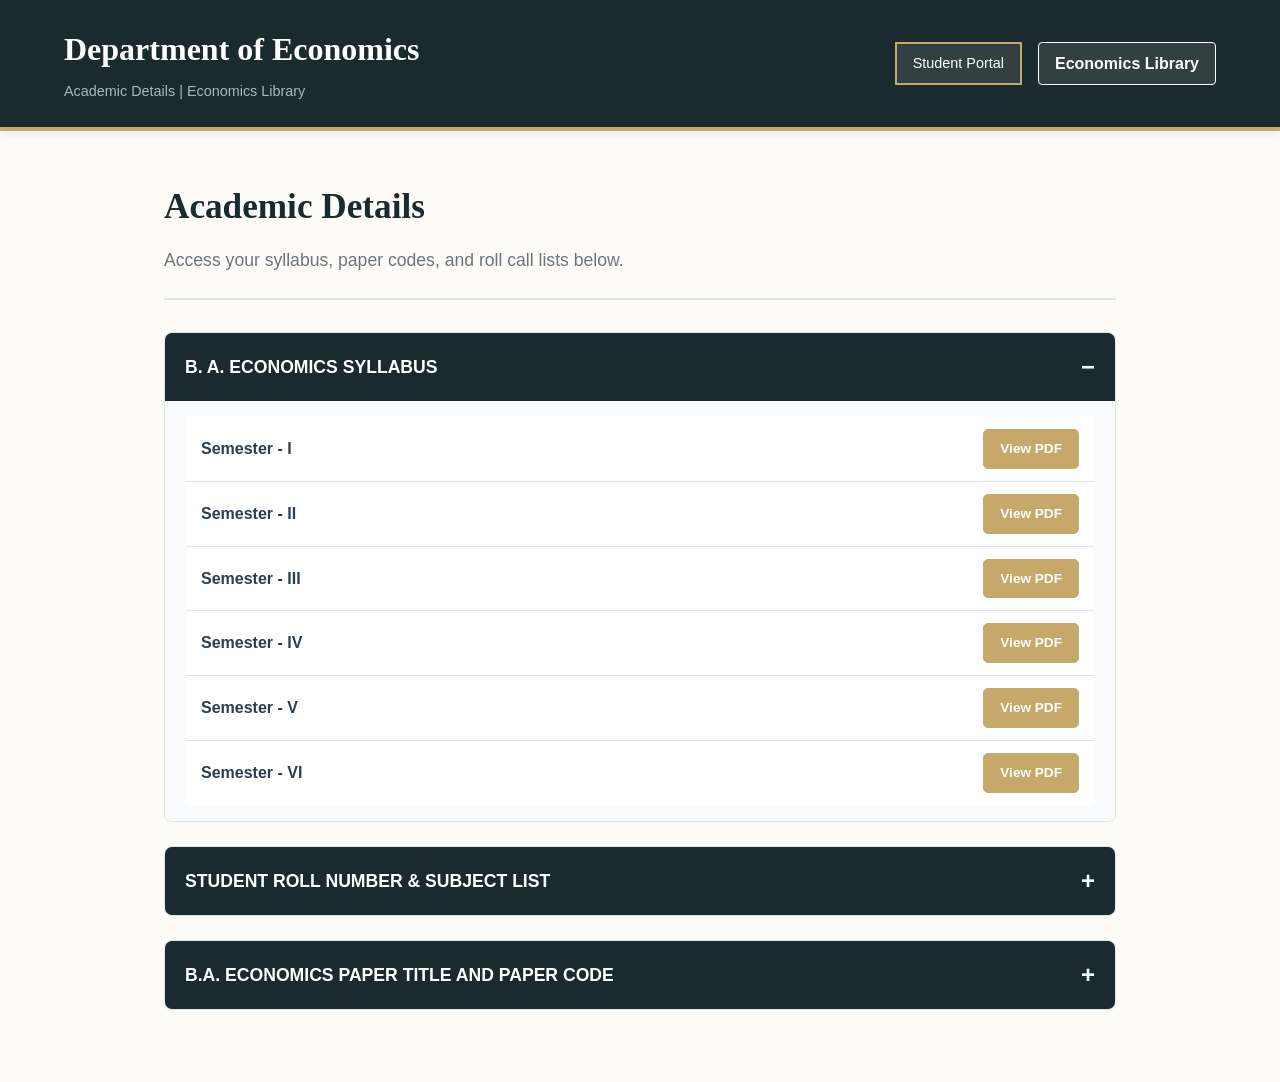
<file: academic.html>
<!DOCTYPE html>
<html lang="en">
<head>
    <meta charset="UTF-8">
    <meta name="viewport" content="width=device-width, initial-scale=1.0">
    <title>Academic Details | Economics Library</title>
    <style>
        /* --- Root Variables --- */
        :root {
            --primary-bg: #fdfbf7;
            --header-bg: #1b2a2f;
            --header-light: #2c424a;
            --accent: #c5a86a;
            --text-dark: #2c3e50;
            --text-muted: #6c757d;
            --card-bg: #ffffff;
            --border-color: #e1e4e8;
        }

        /* --- Global Reset --- */
        * { box-sizing: border-box; margin: 0; padding: 0; }
        body { font-family: 'DM Sans', Arial, sans-serif; background-color: var(--primary-bg); color: var(--text-dark); line-height: 1.6; }
        a { text-decoration: none; }
        .container { max-width: 1000px; margin: 0 auto; padding: 0 1.5rem 3rem 1.5rem; }

        /* --- Header & Navigation --- */
        header { background-color: var(--header-bg); color: white; padding: 1.5rem 5%; display: flex; justify-content: space-between; align-items: center; border-bottom: 4px solid var(--accent); position: sticky; top: 0; z-index: 100; box-shadow: 0 4px 6px rgba(0,0,0,0.05); }
        header h1 { font-family: 'Playfair Display', serif; font-size: 2rem; margin: 0; }
        header p { margin: 5px 0 0 0; color: #a8b8c0; font-size: 0.9rem; }
        
        .user-controls { display: flex; align-items: center; gap: 1rem; }
        .student-badge { background: rgba(255,255,255,0.1); padding: 0.5rem 1rem; border-radius: 0px; font-size: 0.9rem; border: 2px solid var(--accent); }
        .btn-nav { color: white; border: 1px solid white; padding: 0.5rem 1rem; border-radius: 4px; transition: 0.3s; font-weight: bold; background: rgba(255,255,255,0.1); }
        .btn-logout { color: white; border: 1px solid white; padding: 0.5rem 1rem; border-radius: 4px; transition: 0.3s; font-weight: bold; }
        .btn-nav:hover, .btn-logout:hover { background: var(--accent); border-color: var(--accent); color: var(--header-bg); }

        /* --- Page Title --- */
        .portal-header { margin: 3rem 0 2rem 0; border-bottom: 2px solid var(--border-color); padding-bottom: 1.5rem; }
        .portal-header h2 { color: var(--header-bg); font-family: 'Playfair Display', serif; font-size: 2.2rem; margin: 0 0 10px 0; }
        .portal-header p { color: var(--text-muted); font-size: 1.1rem; }

        /* --- Section Titles --- */
        .section-title { color: var(--header-bg); font-size: 1.5rem; margin: 2.5rem 0 1rem 0; border-left: 5px solid var(--accent); padding-left: 10px; }

        /* --- Accordion (Details/Summary) Styling --- */
        details { background-color: var(--card-bg); border: 1px solid var(--border-color); border-radius: 8px; margin-bottom: 1.5rem; overflow: hidden; box-shadow: 0 2px 5px rgba(0,0,0,0.02); }
        
        summary { background-color: var(--header-bg); color: #ffffff; padding: 15px 20px; font-size: 1.1rem; font-weight: 600; cursor: pointer; list-style: none; display: flex; justify-content: space-between; align-items: center; transition: background-color 0.2s ease; }
        summary:hover { background-color: var(--header-light); }
        summary::-webkit-details-marker { display: none; }
        summary::after { content: '+'; font-size: 1.5rem; transition: transform 0.3s; }
        details[open] > summary::after { content: '−'; }
        
        .details-body { padding: 15px 20px; background-color: #fafbfc; }

        /* --- Tables --- */
        table { width: 100%; border-collapse: collapse; background-color: white; border-radius: 6px; overflow: hidden; border: 1px solid #eee; }
        th, td { padding: 12px 15px; text-align: left; border-bottom: 1px solid var(--border-color); vertical-align: middle; }
        tr:last-child td { border-bottom: none; }
        tr:hover td { background-color: #f8f9fa; }
        td:first-child { font-weight: bold; color: var(--text-dark); width: 70%; }
        td:last-child { text-align: right; width: 30%; }

        /* --- Action Buttons --- */
        .btn-action { display: inline-flex; align-items: center; justify-content: center; background-color: var(--accent); color: white; padding: 8px 16px; border-radius: 5px; font-size: 0.85rem; font-weight: bold; transition: 0.2s; border: 1px solid var(--accent); }
        .btn-action:hover { background-color: #b39556; border-color: #b39556; transform: translateY(-1px); }

        /* --- Animations --- */
        .fade-in { animation: fadeInUp 0.6s ease forwards; opacity: 0; }
        @keyframes fadeInUp { from { opacity: 0; transform: translateY(20px); } to { opacity: 1; transform: translateY(0); } }

        /* --- Mobile Responsiveness --- */
        @media (max-width: 768px) {
            header { flex-direction: column; text-align: center; gap: 15px; }
            .user-controls { flex-wrap: wrap; justify-content: center; }
            table, tbody, tr, td { display: block; width: 100%; }
            tr { margin-bottom: 10px; border: 1px solid var(--border-color); border-radius: 6px; padding: 10px; }
            td { text-align: left !important; padding: 8px 0; border-bottom: none; }
            td:first-child { border-bottom: 1px dashed var(--border-color); padding-bottom: 10px; margin-bottom: 10px; }
            .btn-action { width: 100%; padding: 10px; }
        }
    </style>
</head>
<body>

    <header>
        <div>
            <h1>Department of Economics</h1>
            <p>Academic Details | Economics Library</p>
        </div>
        <div class="user-controls">
            <span class="student-badge">Student Portal</span>
            <a href="library.html" class="btn-nav">Economics Library</a>
            
        </div>
    </header>

    <main class="container">
        <div class="portal-header fade-in">
            <h2>Academic Details</h2>
            <p>Access your syllabus, paper codes, and roll call lists below.</p>
        </div>

        <!-- ==========================================
             SECTION 1: SYLLABUS 
             ========================================== -->
        <details class="fade-in" style="animation-delay: 0.2s;" open>
            <summary>B. A. ECONOMICS SYLLABUS</summary>
            <div class="details-body">
                <table>
                    <tr>
                        <td>Semester - I</td>
                        <td><a href="SYllABUS/बी.-ए.-सेमि.-I-अभ्यासक्रम.pdf" target="_blank" class="btn-action">View PDF</a></td>
                    </tr>
                    <tr>
                        <td>Semester - II</td>
                        <td><a href="SYllABUS/बी.-ए.-सेमि.-II-अभ्यासक्रम.pdf" target="_blank" class="btn-action">View PDF</a></td>
                    </tr>
                    <tr>
                        <td>Semester - III</td>
                        <td><a href="SYllABUS/सेमि.-III-अभ्यासक्रम.pdf" target="_blank" class="btn-action">View PDF</a></td>
                    </tr>
                    <tr>
                        <td>Semester - IV</td>
                        <td><a href="SYllABUS/बी. ए. सेमि. IV अभ्यासक्रम.pdf" target="_blank" class="btn-action">View PDF</a></td>
                    </tr>
                    <tr>
                        <td>Semester - V</td>
                        <td><a href="SYllABUS/सेमि.-V-अभ्यासक्रम.pdf" target="_blank" class="btn-action">View PDF</a></td>
                    </tr>
                    <tr>
                        <td>Semester - VI</td>
                        <td><a href="#" class="btn-action">View PDF</a></td>
                    </tr>
                </table>
            </div>
        </details>

        <!-- ==========================================
             SECTION 2: STUDENT ROLL NUMBER LIST 
             ========================================== -->
        <details class="fade-in" style="animation-delay: 0.4s;">
            <summary>STUDENT ROLL NUMBER &amp; SUBJECT LIST</summary>
            <div class="details-body">
                <table>
                    <tr>
                        <td>B. A. First Year</td>
                        <td><a href="ROLL CALL/2026-27/ROLL CALL B.A. I YEAR.pdf" target="_blank" class="btn-action">View PDF</a></td>
                    </tr>
                    <tr>
                        <td>B. A. Second Year</td>
                        <td><a href="ROLL CALL/2026-27/ROLL CALL B.A. II YEAR.pdf" target="_blank" class="btn-action">View PDF</a></td>
                    </tr>
                    <tr>
                        <td>B. A. Third Year</td>
                        <td><a href="ROLL CALL/2026-27/ROLL CALL B.A. III YEAR.pdf" target="_blank" class="btn-action">View PDF</a></td>
                    </tr>
                </table>
            </div>
        </details>

        <!-- ==========================================
             SECTION 3: ECONOMICS PAPER TITLE AND PAPER CODE 
             ========================================== -->
        <details class="fade-in" style="animation-delay: 0.6s;">
            <summary>B.A. ECONOMICS PAPER TITLE AND PAPER CODE</summary>
            <div class="details-body">
                <table>
                    <tr>
                        <td>ECO-PAPER CODE &amp; PAPER TITLE</td>
                        <td><a href="SYllABUS/ECO-PAPER CODE &amp; PAPER TITLE.pdf" target="_blank" class="btn-action">View PDF</a></td>
                    </tr>
                </table>
            </div>
        </details>

    </main>

</body>
</html>
</file>
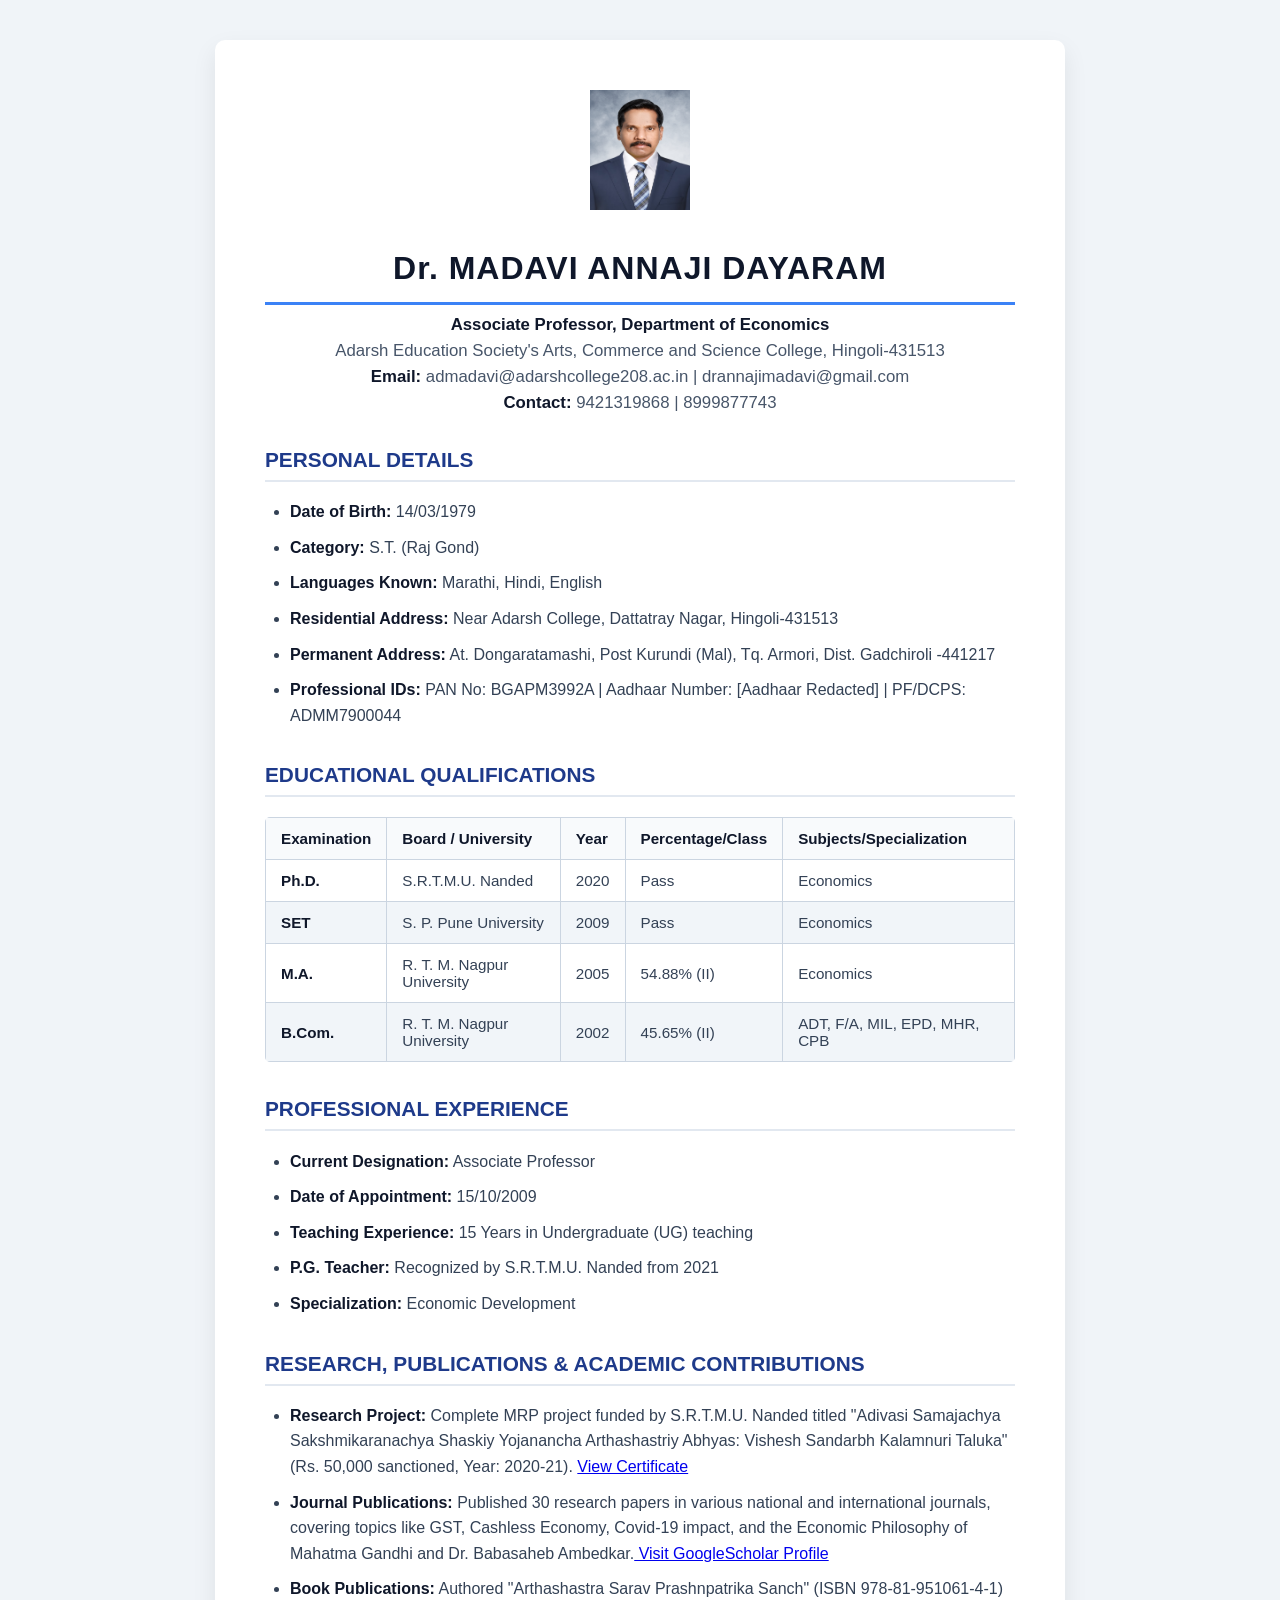
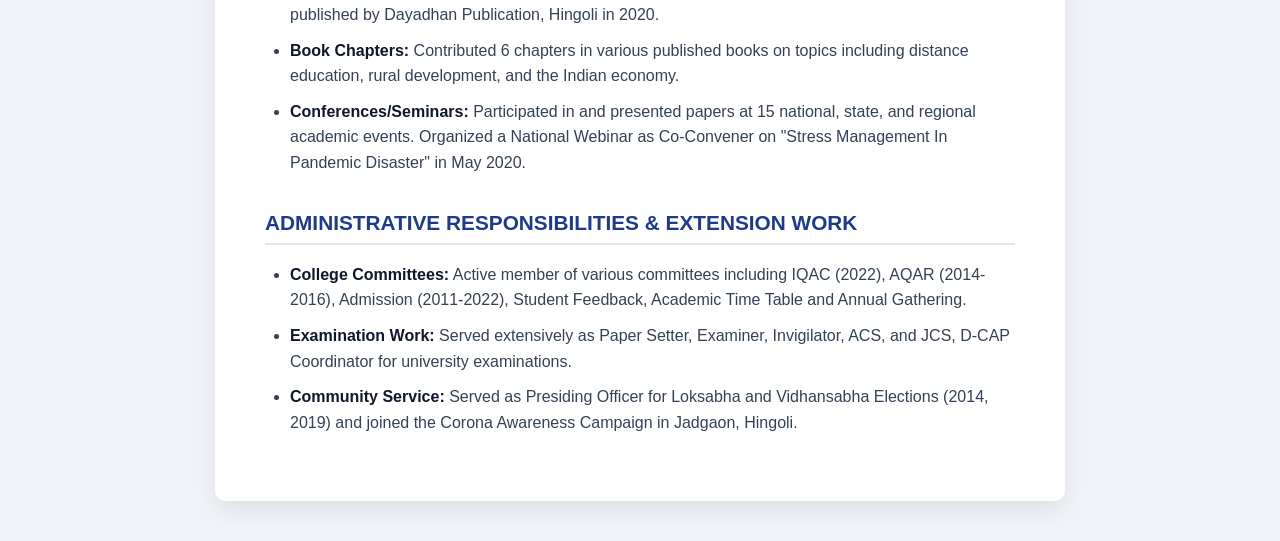
<file: biodata.html>
<!DOCTYPE html>
<html lang="en">
<head>
    <meta charset="UTF-8">
    <meta name="viewport" content="width=device-width, initial-scale=1.0">
    <title>Academic Biodata - Dr. Madavi Annaji Dayaram</title>
    <style>
        body {
            font-family: 'Segoe UI', Tahoma, Geneva, Verdana, sans-serif;
            background-color: #f0f4f8; 
            color: #334155;
            margin: 0;
            padding: 40px 20px;
            box-sizing: border-box; 
        }
        *, *:before, *:after {
            box-sizing: inherit;
        }
        .cv-container {
            max-width: 850px;
            margin: 0 auto;
            background: #ffffff;
            padding: 50px;
            border-radius: 10px;
            box-shadow: 0 10px 25px rgba(0,0,0,0.08); 
        }
        h1 {
            text-align: center;
            color: #0f172a;
            border-bottom: 3px solid #3b82f6; 
            padding-bottom: 15px;
            margin-bottom: 10px;
            letter-spacing: 1px;
        }
        h2 {
            color: #1e3a8a; 
            border-bottom: 2px solid #e2e8f0;
            padding-bottom: 8px;
            margin-top: 35px;
            font-size: 1.3em;
        }
        .contact-info {
            text-align: center;
            margin-bottom: 35px;
            color: #475569;
            font-size: 1.05em;
        }
        .contact-info p {
            margin: 6px 0;
        }
        /* Table responsive wrapper */
        .table-responsive {
            overflow-x: auto;
            -webkit-overflow-scrolling: touch;
            margin: 20px 0;
            border-radius: 5px;
        }
        table {
            width: 100%;
            border-collapse: collapse;
            font-size: 0.95em;
            /* Added min-width to ensure the table scrolls instead of squishing text */
            min-width: 600px;
        }
        th, td {
            border: 1px solid #cbd5e1;
            padding: 12px 15px;
            text-align: left;
        }
        th {
            background-color: #f8fafc;
            color: #0f172a;
            font-weight: 600;
        }
        tr:nth-child(even) {
            background-color: #f1f5f9; 
        }
        ul {
            margin-top: 15px;
            padding-left: 25px;
        }
        li {
            margin-bottom: 10px;
            line-height: 1.6;
        }
        strong {
            color: #0f172a;
        }
        /* --- MOBILE RESPONSIVE MEDIA QUERIES --- */
        @media screen and (max-width: 768px) {
            body {
                padding: 20px 10px;
            }
            .cv-container {
                padding: 25px 15px;
            }
            h1 {
                font-size: 1.6em;
            }
            h2 {
                font-size: 1.15em;
                margin-top: 25px;
            }
            .contact-info {
                font-size: 0.95em;
            }
            th, td {
                padding: 10px;
            }
            ul {
                padding-left: 20px;
            }
        }
    </style>
</head>
<body>

<div class="cv-container">
    <div class="contact-info">

      <a style="text-decoration: none;" href="https://annajimadavi.in" >
        <img src=" images\logo\Dr.-Annaji-Madavi.jpg" height="120px" width="100px" alt="Dr. Annaji Madavi">
        </div>
    <h1>Dr. MADAVI ANNAJI DAYARAM</h1></a>
    
    <div class="contact-info">
        <p><strong>Associate Professor, Department of Economics</strong></p>
        <p>Adarsh Education Society's Arts, Commerce and Science College, Hingoli-431513</p>
        <p><strong>Email:</strong> admadavi@adarshcollege208.ac.in | drannajimadavi@gmail.com</p>
        <p><strong>Contact:</strong> 9421319868 | 8999877743</p>
        
    </div>

    <h2>PERSONAL DETAILS</h2>
    <ul>
        <li><strong>Date of Birth:</strong> 14/03/1979</li>
        <li><strong>Category:</strong> S.T. (Raj Gond)</li>
        <li><strong>Languages Known:</strong> Marathi, Hindi, English</li>
        <li><strong>Residential Address:</strong> Near Adarsh College, Dattatray Nagar, Hingoli-431513</li>
        <li><strong>Permanent Address:</strong> At. Dongaratamashi, Post Kurundi (Mal), Tq. Armori, Dist. Gadchiroli -441217</li>
        <li><strong>Professional IDs:</strong> PAN No: BGAPM3992A | Aadhaar Number: [Aadhaar Redacted] | PF/DCPS: ADMM7900044</li>
    </ul>

    <h2>EDUCATIONAL QUALIFICATIONS</h2>
    <!-- The table is now wrapped in the .table-responsive container to enable horizontal scrolling on mobile -->
    <div class="table-responsive">
        <table>
            <thead>
                <tr>
                    <th>Examination</th>
                    <th>Board / University</th>
                    <th>Year</th>
                    <th>Percentage/Class</th>
                    <th>Subjects/Specialization</th>
                </tr>
            </thead>
            <tbody>
                <tr>
                    <td><strong>Ph.D.</strong></td>
                    <td>S.R.T.M.U. Nanded</td>
                    <td>2020</td>
                    <td>Pass</td>
                    <td>Economics</td>
                </tr>
                <tr>
                    <td><strong>SET</strong></td>
                    <td>S. P. Pune University</td>
                    <td>2009</td>
                    <td>Pass</td>
                    <td>Economics</td>
                </tr>
                <tr>
                    <td><strong>M.A.</strong></td>
                    <td>R. T. M. Nagpur University</td>
                    <td>2005</td>
                    <td>54.88% (II)</td>
                    <td>Economics</td>
                </tr>
                <tr>
                    <td><strong>B.Com.</strong></td>
                    <td>R. T. M. Nagpur University</td>
                    <td>2002</td>
                    <td>45.65% (II)</td>
                    <td>ADT, F/A, MIL, EPD, MHR, CPB</td>
                </tr>
            </tbody>
        </table>
    </div>

    <h2>PROFESSIONAL EXPERIENCE</h2>
    <ul>
        <li><strong>Current Designation:</strong> Associate Professor</li>
        <li><strong>Date of Appointment:</strong> 15/10/2009</li>
        <li><strong>Teaching Experience:</strong> 15 Years in Undergraduate (UG) teaching</li>
        <li><strong>P.G. Teacher:</strong> Recognized by S.R.T.M.U. Nanded from 2021</li>
        <li><strong>Specialization:</strong> Economic Development</li>
    </ul>

    <h2>RESEARCH, PUBLICATIONS & ACADEMIC CONTRIBUTIONS</h2>
    <ul>
        <li><strong>Research Project:</strong> Complete MRP project funded by S.R.T.M.U. Nanded titled "Adivasi Samajachya Sakshmikaranachya Shaskiy Yojanancha Arthashastriy Abhyas: Vishesh Sandarbh Kalamnuri Taluka" (Rs. 50,000 sanctioned, Year: 2020-21). <a href="DOCUMENTS/Dr. Madavi- Eco MRP Certificate.pdf"> View Certificate </a> </li>
        <li><strong>Journal Publications:</strong> Published 30 research papers in various national and international journals, covering topics like GST, Cashless Economy, Covid-19 impact, and the Economic Philosophy of Mahatma Gandhi and Dr. Babasaheb Ambedkar.<a href="https://scholar.google.com/citations?hl=en&user=l2hO-wIAAAAJ"> Visit GoogleScholar Profile </a></li>
        <li><strong>Book Publications:</strong> Authored "Arthashastra Sarav Prashnpatrika Sanch" (ISBN 978-81-951061-4-1) published by Dayadhan Publication, Hingoli in 2020.</li>
        <li><strong>Book Chapters:</strong> Contributed 6 chapters in various published books on topics including distance education, rural development, and the Indian economy.</li>
        <li><strong>Conferences/Seminars:</strong> Participated in and presented papers at 15 national, state, and regional academic events. Organized a National Webinar as Co-Convener on "Stress Management In Pandemic Disaster" in May 2020.</li>
    </ul>

    <h2>ADMINISTRATIVE RESPONSIBILITIES & EXTENSION WORK</h2>
    <ul>
        <li><strong>College Committees:</strong> Active member of various committees including IQAC (2022), AQAR (2014-2016), Admission (2011-2022), Student Feedback, Academic Time Table and Annual Gathering.</li>
        <li><strong>Examination Work:</strong> Served extensively as Paper Setter, Examiner, Invigilator, ACS, and JCS, D-CAP Coordinator for university examinations.</li>
        <li><strong>Community Service:</strong> Served as Presiding Officer for Loksabha and Vidhansabha Elections (2014, 2019) and joined the Corona Awareness Campaign in Jadgaon, Hingoli.</li>
    </ul>
</div>

</body>
</html>
</file>
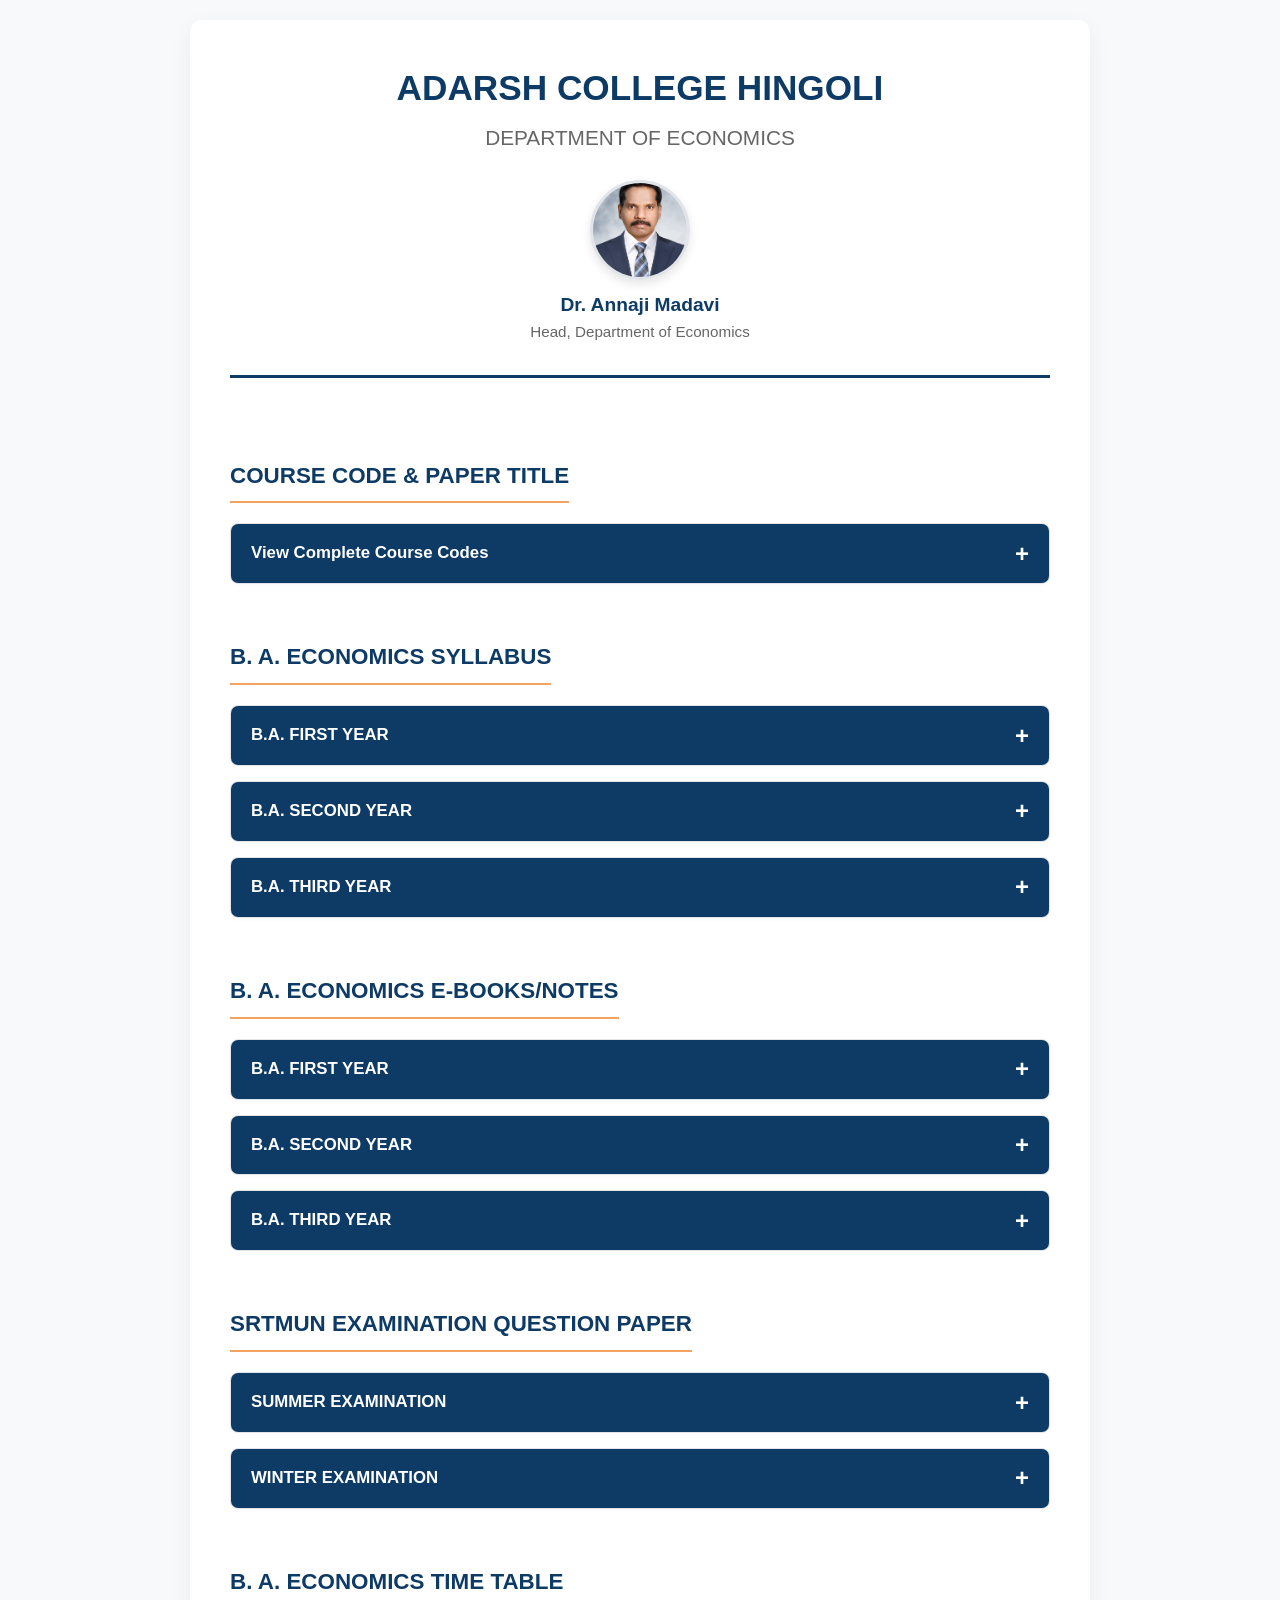
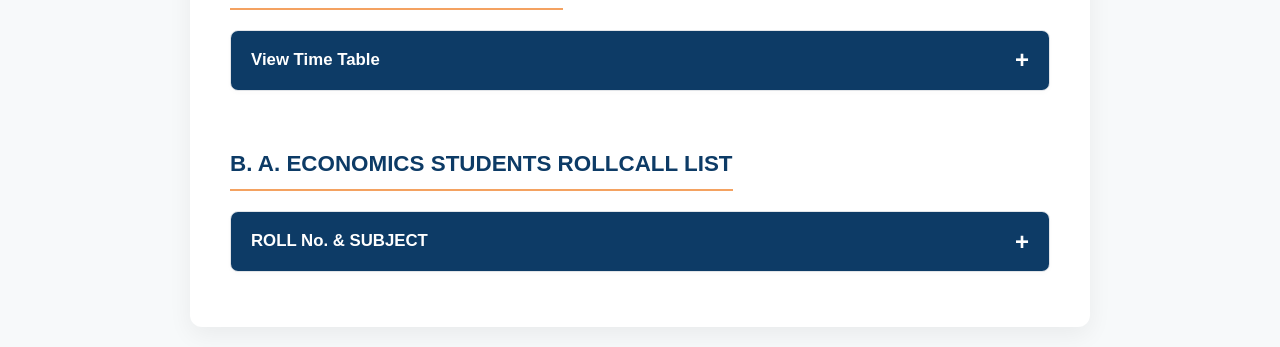
<file: eco.html>
<!DOCTYPE html>
<html lang="en">
<head>
    <meta charset="UTF-8">
    <meta name="viewport" content="width=device-width, initial-scale=1.0">
    <title>Department of Economics | Adarsh College Hingoli</title>

    <style>
        /* --- CSS Reset & Variables --- */
        :root {
            --primary-color: #0d3b66; /* Deep professional blue */
            --primary-light: #16568c;
            --accent-color: #f4a261; /* Soft orange accent */
            --bg-color: #f7f9fa;
            --card-bg: #ffffff;
            --text-main: #333333;
            --text-muted: #666666;
            --border-color: #e1e4e8;
            --success-color: #28a745;
            --success-hover: #218838;
        }

        * {
            box-sizing: border-box;
            margin: 0;
            padding: 0;
        }

        body {
            font-family: -apple-system, BlinkMacSystemFont, "Segoe UI", Roboto, "Helvetica Neue", Arial, sans-serif;
            background-color: var(--bg-color);
            color: var(--text-main);
            line-height: 1.6;
            padding: 20px;
        }

        /* --- Container & Layout --- */
        .container {
            max-width: 900px;
            margin: 0 auto;
            background: var(--card-bg);
            padding: 40px;
            border-radius: 12px;
            box-shadow: 0 8px 24px rgba(0,0,0,0.06);
        }

        /* --- Header Styling --- */
        header {
            text-align: center;
            border-bottom: 3px solid var(--primary-color);
            padding-bottom: 30px;
            margin-bottom: 40px;
        }

        header h1 {
            color: var(--primary-color);
            font-size: 2.2rem;
            margin-bottom: 5px;
            font-weight: 700;
        }

        header h2 {
            color: var(--text-muted);
            font-size: 1.3rem;
            font-weight: 500;
            margin-bottom: 25px;
        }

        .prof-profile {
            display: inline-flex;
            flex-direction: column;
            align-items: center;
            text-decoration: none;
            color: var(--text-main);
            transition: transform 0.2s ease;
        }

        .prof-profile:hover {
            transform: translateY(-3px);
        }

        .prof-profile img {
            border-radius: 50%;
            border: 3px solid var(--border-color);
            object-fit: cover;
            margin-bottom: 10px;
            box-shadow: 0 4px 10px rgba(0,0,0,0.1);
        }

        .prof-profile h3 {
            margin: 0;
            font-size: 1.2rem;
            color: var(--primary-color);
            border: none;
        }

        .prof-profile span {
            font-size: 0.95rem;
            color: var(--text-muted);
        }

        /* --- Section Headings --- */
        .section-title {
            color: var(--primary-color);
            font-size: 1.4rem;
            border-bottom: 2px solid var(--accent-color);
            padding-bottom: 8px;
            margin: 40px 0 20px 0;
            display: inline-block;
        }

        /* --- Accordion (Details/Summary) Styling --- */
        details {
            background-color: var(--card-bg);
            border: 1px solid var(--border-color);
            border-radius: 8px;
            margin-bottom: 15px;
            overflow: hidden;
            box-shadow: 0 2px 5px rgba(0,0,0,0.02);
        }

        summary {
            background-color: var(--primary-color);
            color: #ffffff;
            padding: 16px 20px;
            font-size: 1.05rem;
            font-weight: 600;
            cursor: pointer;
            list-style: none;
            display: flex;
            justify-content: space-between;
            align-items: center;
            transition: background-color 0.2s ease;
        }

        summary:hover {
            background-color: var(--primary-light);
        }

        summary::-webkit-details-marker {
            display: none;
        }

        summary::after {
            content: '+';
            font-size: 1.5rem;
            line-height: 1;
            transition: transform 0.3s;
        }

        details[open] > summary::after {
            content: '−'; /* Minus sign when open */
        }

        .dropdown-content {
            padding: 20px;
            background-color: #fafbfc;
        }

        /* Nested Accordions */
        .semester-details {
            border: 1px solid var(--border-color);
            box-shadow: none;
            margin-bottom: 12px;
        }

        .semester-summary {
            background-color: #edf2f7;
            color: var(--primary-color);
            font-size: 1rem;
            border-bottom: 1px solid var(--border-color);
        }

        .semester-summary:hover {
            background-color: #e2e8f0;
        }

        .inner-details {
            border: 1px dashed var(--border-color);
        }

        .inner-summary {
            background-color: #ffffff;
            color: var(--text-main);
            font-weight: 500;
            font-size: 0.95rem;
        }

        .inner-summary:hover {
            background-color: #f8f9fa;
        }

        /* --- Tables --- */
        table {
            width: 100%;
            border-collapse: collapse;
            background-color: white;
            border-radius: 6px;
            overflow: hidden;
            box-shadow: 0 1px 3px rgba(0,0,0,0.05);
        }

        th, td {
            padding: 12px 15px;
            text-align: left;
            border-bottom: 1px solid var(--border-color);
            vertical-align: middle;
        }

        tr:last-child td {
            border-bottom: none;
        }

        tr:hover td {
            background-color: #f8f9fa;
        }

        td:first-child {
            font-weight: 500;
            color: var(--text-main);
            width: 75%;
        }

        td:last-child {
            text-align: right;
            width: 25%;
        }

        /* --- Buttons --- */
        .download-btn {
            display: inline-flex;
            align-items: center;
            justify-content: center;
            background-color: var(--success-color);
            color: white;
            padding: 8px 16px;
            text-decoration: none;
            border-radius: 5px;
            font-size: 0.85rem;
            font-weight: 600;
            transition: background-color 0.2s, transform 0.1s;
            white-space: nowrap;
        }

        .download-btn:hover {
            background-color: var(--success-hover);
            transform: translateY(-1px);
        }

        /* --- Mobile Responsiveness --- */
        @media (max-width: 768px) {
            body {
                padding: 10px;
            }

            .container {
                padding: 20px;
            }

            header h1 {
                font-size: 1.8rem;
            }

            header h2 {
                font-size: 1.1rem;
            }

            summary {
                padding: 12px 15px;
                font-size: 0.95rem;
            }

            .dropdown-content {
                padding: 10px;
            }

            /* Responsive tables for mobile */
            table, tbody, tr, td {
                display: block;
                width: 100%;
            }

            tr {
                margin-bottom: 10px;
                border: 1px solid var(--border-color);
                border-radius: 6px;
                padding: 10px;
            }

            td {
                text-align: left;
                padding: 8px 0;
                border-bottom: none;
            }

            td:first-child {
                width: 100%;
                border-bottom: 1px dashed var(--border-color);
                margin-bottom: 10px;
                padding-bottom: 10px;
            }

            td:last-child {
                text-align: left;
                width: 100%;
            }

            .download-btn {
                width: 100%;
                padding: 12px;
            }
        }
    </style>
</head>
<body>

<div class="container">
    <header>
        <h1>ADARSH COLLEGE HINGOLI</h1>
        <h2>DEPARTMENT OF ECONOMICS</h2>

        <a class="prof-profile" href="https://annajimadavi.in">
            <img src="images/logo/Dr.-Annaji-Madavi.jpg" height="100" width="100" alt="Dr. Annaji Madavi">
            <h3>Dr. Annaji Madavi</h3>
            <span>Head, Department of Economics</span>
        </a>
    </header>

    <h3 class="section-title">COURSE CODE & PAPER TITLE</h3>
    <details>
        <summary>View Complete Course Codes</summary>
        <div class="dropdown-content">
            <table>
                <tr>
                    <td>Complete Course Code & Paper Titles Document</td>
                    <td><a href="SYllABUS/ECO-PAPER CODE & PAPER TITLE.pdf" class="download-btn">View/Download</a></td>
                </tr>
            </table>
        </div>
    </details>

    <h3 class="section-title">B. A. ECONOMICS SYLLABUS</h3>
    
    <details>
        <summary>B.A. FIRST YEAR</summary>
        <div class="dropdown-content">
            <table>
                <tr>
                    <td>Semester-I</td>
                    <td><a href="SYllABUS/बी.-ए.-सेमि.-I-अभ्यासक्रम.pdf" class="download-btn">View/Download</a></td>
                </tr>
                <tr>
                    <td>Semester-II</td>
                    <td><a href="SYllABUS/बी.-ए.-सेमि.-II-अभ्यासक्रम.pdf" class="download-btn">View/Download</a></td>
                </tr>
            </table>
        </div>
    </details>

    <details>
        <summary>B.A. SECOND YEAR</summary>
        <div class="dropdown-content">
            <table>
                <tr>
                    <td>Semester-III</td>
                    <td><a href="SYllABUS/सेमि.-III-अभ्यासक्रम.pdf" class="download-btn">View/Download</a></td>
                </tr>
                <tr>
                    <td>Semester-IV</td>
                    <td><a href="SYllABUS/बी. ए. सेमि. IV अभ्यासक्रम.pdf" class="download-btn">View/Download</a></td>
                </tr>
            </table>
        </div>
    </details>

    <details>
        <summary>B.A. THIRD YEAR</summary>
        <div class="dropdown-content">
            <table>
                <tr>
                    <td>Semester-V</td>
                    <td><a href="SYllABUS/सेमि.-V-अभ्यासक्रम.pdf" class="download-btn">View/Download</a></td>
                </tr>
                <tr>
                    <td>Semester-VI</td>
                    <td><a href="#" class="download-btn">View/Download</a></td>
                </tr>
            </table>
        </div>
    </details>

    <h3 class="section-title">B. A. ECONOMICS E-BOOKS/NOTES</h3>
    
    <details>
        <summary>B.A. FIRST YEAR</summary>
        <div class="dropdown-content">
            <details class="semester-details">
                <summary class="semester-summary">Semester-I</summary>
                <div class="dropdown-content">
                    <table>
                        <tr><td>1) भारतीय अर्थव्यवस्था-भाग ०१</td><td><a href="E-BOOKS-NOTES/भारतीय अर्थव्यवस्था-भाग ०१.pdf" class="download-btn">View/Download</a></td></tr>
                        <tr><td>2) पर्यावरणीय अर्थशास्त्र-भाग-०१</td><td><a href="E-BOOKS-NOTES/पर्यावरणीय अर्थशास्त्र-भाग-०१.pdf" class="download-btn">View/Download</a></td></tr>
                        <tr><td>3) VSEC- ई- बँकिंग</td><td><a href="E-BOOKS-NOTES/VSEC- ई- बँकिंग.pdf" class="download-btn">View/Download</a></td></tr>
                    </table>
                </div>
            </details>
            <details class="semester-details">
                <summary class="semester-summary">Semester-II</summary>
                <div class="dropdown-content">
                    <table>
                        <tr><td>1) भारतीय अर्थव्यवस्था - भाग ०२</td><td><a href="E-BOOKS-NOTES/भारतीय अर्थव्यवस्था - भाग ०२.pdf" class="download-btn">View/Download</a></td></tr>
                        <tr><td>2) पर्यावरणीय अर्थशास्त्र -भाग -०२</td><td><a href="E-BOOKS-NOTES/पर्यावरणीय अर्थशास्त्र -भाग -०२.pdf" class="download-btn">View/Download</a></td></tr>
                        <tr><td>3) VSEC -पर्यटनाचे अर्थशास्त्र</td><td><a href="E-BOOKS-NOTES/VSEC -पर्यटनाचे अर्थशास्त्र.pdf" class="download-btn">View/Download</a></td></tr>
                    </table>
                </div>
            </details>
        </div>
    </details>

    <details>
        <summary>B.A. SECOND YEAR</summary>
        <div class="dropdown-content">
            <details class="semester-details">
                <summary class="semester-summary">Semester-III</summary>
                <div class="dropdown-content">
                    <table>
                        <tr><td>1) MAJOR - सूक्ष्म अर्थशास्त्र -भाग ०१</td><td><a href="E-BOOKS-NOTES/MAJOR - सूक्ष्म अर्थशास्त्र -भाग ०१.pdf" class="download-btn">View/Download</a></td></tr>
                        <tr><td>2) MAJOR- कृषि अर्थशास्त्र भाग -०१</td><td><a href="E-BOOKS-NOTES/MAJOR- कृषि अर्थशास्त्र भाग -०१.pdf" class="download-btn">View/Download</a></td></tr>
                        <tr><td>3) MINOR-स्पर्धा-परीक्षेसाठी-भारतीय-अर्थशास्त्र</td><td><a href="E-BOOKS-NOTES/MINOR-स्पर्धा-परीक्षेसाठी-भारतीय-अर्थशास्त्र.pdf" class="download-btn">View/Download</a></td></tr>
                        <tr><td>4) VSEC - उद्योजक्ता विकास</td><td><a href="E-BOOKS-NOTES/VSEC - उद्योजक्ता विकास.pdf" class="download-btn">View/Download</a></td></tr>
                        <tr><td>5) Book Name</td><td><a href="#" class="download-btn">View/Download</a></td></tr>
                    </table>
                </div>
            </details>
            <details class="semester-details">
                <summary class="semester-summary">Semester-IV</summary>
                <div class="dropdown-content">
                    <table>
                        <tr><td>1) MAJOR - सूक्ष्म अर्थशास्त्र - भाग-०२</td><td><a href="E-BOOKS-NOTES/MAJOR - सूक्ष्म अर्थशास्त्र - भाग-०२.pdf" class="download-btn">View/Download</a></td></tr>
                        <tr><td>2) MAJOR - कृषि अर्थशास्त्र- भाग-०२</td><td><a href="E-BOOKS-NOTES/MAJOR - कृषि अर्थशास्त्र- भाग-०२.pdf" class="download-btn">View/Download</a></td></tr>
                        <tr><td>3) MINOR-स्पर्धा-परीक्षेचे-बँकिंग</td><td><a href="E-BOOKS-NOTES/MINOR-स्पर्धा-परीक्षेचे-बँकिंग.pdf" class="download-btn">View/Download</a></td></tr>
                        <tr><td>4) VSEC -ग्रामीण  उद्योजक्ता</td><td><a href="E-BOOKS-NOTES/VSEC -ग्रामीण  उद्योजक्ता.pdf" class="download-btn">View/Download</a></td></tr>
                        <tr><td>5) Book Name</td><td><a href="#" class="download-btn">View/Download</a></td></tr>
                    </table>
                </div>
            </details>
        </div>
    </details>

    <details>
        <summary>B.A. THIRD YEAR</summary>
        <div class="dropdown-content">
            <details class="semester-details">
                <summary class="semester-summary">Semester-V</summary>
                <div class="dropdown-content">
                    <table>
                        <tr><td>1) MAJOR - स्थूल  अर्थशास्त्र -भाग ०१</td><td><a href="E-BOOKS-NOTES/MAJOR - स्थूल  अर्थशास्त्र -भाग ०१.pdf" class="download-btn">View/Download</a></td></tr>
                        <tr><td>2) E-BOOK (स्थूल अर्थशास्त्र)</td><td><a href="E-BOOKS-NOTES/E-BOOK (स्थूल अर्थशास्त्र).pdf" class="download-btn">View/Download</a></td></tr>
                        <tr><td>3) Book Name</td><td><a href="#" class="download-btn">View/Download</a></td></tr>
                        <tr><td>4) ELECTVIE -औद्योगिक अर्थशास्त्र</td><td><a href="E-BOOKS-NOTES/ELECTVIE -औद्योगिक अर्थशास्त्र.pdf" class="download-btn">View/Download</a></td></tr>
                    </table>
                </div>
            </details>
            <details class="semester-details">
                <summary class="semester-summary">Semester-VI</summary>
                <div class="dropdown-content">
                    <table>
                        <tr><td>1) Book Name</td><td><a href="#" class="download-btn">View/Download</a></td></tr>
                        <tr><td>2) Book Name</td><td><a href="#" class="download-btn">View/Download</a></td></tr>
                        <tr><td>3) Book Name</td><td><a href="#" class="download-btn">View/Download</a></td></tr>
                        <tr><td>4) Book Name</td><td><a href="#" class="download-btn">View/Download</a></td></tr>
                    </table>
                </div>
            </details>
        </div>
    </details>

    <h3 class="section-title">SRTMUN EXAMINATION QUESTION PAPER</h3>
    
    <!-- Summer Exam -->
    <details>
        <summary>SUMMER EXAMINATION</summary>
        <div class="dropdown-content">
            
            <!-- Year 2025 -->
            <details class="semester-details">
                <summary class="semester-summary">SUMMMER 2025</summary>
                <div class="dropdown-content">
                    <details class="inner-details">
                        <summary class="inner-summary">CBCS (OLD)</summary>
                        <div class="dropdown-content">
                            <table>
                                <tr><td>Paper I- (Micro Economics)</td><td><a href="SRTMUN PAPER\SUMMER EXAMINATION\SUMMER  2025\CBCS(OLD)/Paper I- (Micro Economics).pdf" class="download-btn">View/Download</a></td></tr>
                                <tr><td>Paper II- (Economy of Maharashtra)</td><td><a href="SRTMUN PAPER\SUMMER EXAMINATION\SUMMER  2025\CBCS(OLD)/Paper II- (Economy of Maharashtra).pdf" class="download-btn">View/Download</a></td></tr>
                                <tr><td>Paper-III- (Micro Economics)</td><td><a href="SRTMUN PAPER\SUMMER EXAMINATION\SUMMER  2025\CBCS(OLD)/Paper-III- (Micro Economics).pdf" class="download-btn">View/Download</a></td></tr>
                                <tr><td>Paper IV- (Economy of Maharashtra)</td><td><a href="SRTMUN PAPER\SUMMER EXAMINATION\SUMMER  2025\CBCS(OLD)/Paper IV- (Economy of Maharashtra).pdf" class="download-btn">View/Download</a></td></tr>
                                <tr><td>Paper V- (Macro-economics–I)</td><td><a href="SRTMUN PAPER\SUMMER EXAMINATION\SUMMER  2025\CBCS(OLD)/Paper V- (Macro-Economics–I).pdf" class="download-btn">View/Download</a></td></tr>
                                <tr><td>Paper–VII- (Macro-Economics–II)</td><td><a href="SRTMUN PAPER\SUMMER EXAMINATION\SUMMER  2025\CBCS(OLD)/Paper–VII- (Macro-Economics–II).pdf" class="download-btn">View/Download</a></td></tr>
                                <tr><td>Paper–VIII-(Economics of Development and Environment)</td><td><a href="SRTMUN PAPER\SUMMER EXAMINATION\SUMMER  2025\CBCS(OLD)/Paper–VIII-(Economics of Development and Environment).pdf" class="download-btn">View/Download</a></td></tr>
                                <tr><td>Paper XI- (International Economics)</td><td><a href="SRTMUN PAPER\SUMMER EXAMINATION\SUMMER  2025\CBCS(OLD)/Paper XI- (International Economics).pdf" class="download-btn">View/Download</a></td></tr>
                                <tr><td>Paper XII- (Public Finance)</td><td><a href="SRTMUN PAPER\SUMMER EXAMINATION\SUMMER  2025\CBCS(OLD)/Paper XII- (Public Finance).pdf" class="download-btn">View/Download</a></td></tr>
                            </table>
                        </div>
                    </details>
                    <details class="inner-details">
                        <summary class="inner-summary">NEP (2020)</summary>
                        <div class="dropdown-content">
                            <table>
                                <tr><td>Paper-I (Indian Economy - I)  HECOT-1101</td><td><a href="SRTMUN PAPER\SUMMER EXAMINATION\SUMMER  2025\NEP(2020)/Paper-I (Indian Economy - I)  HECOT-1101.pdf" class="download-btn">View/Download</a></td></tr>
                                <tr><td>Paper-II (Environmental Economics-I) HECOCT-1102</td><td><a href="SRTMUN PAPER\SUMMER EXAMINATION\SUMMER  2025\NEP(2020)/Paper-II (Environmental Economics-I) HECOCT-1102.pdf" class="download-btn">View/Download</a></td></tr>
                                <tr><td>Paper-III (Indian Economy - II) -HECOCT-1151</td><td><a href="SRTMUN PAPER\SUMMER EXAMINATION\SUMMER  2025\NEP(2020)/Paper-III (Indian Economy - II) -HECOCT-1151.pdf" class="download-btn">View/Download</a></td></tr>
                                <tr><td>Paper-IV (Environmental Economics-II) HECOCT-1152</td><td><a href="SRTMUN PAPER\SUMMER EXAMINATION\SUMMER  2025\NEP(2020)/Paper-IV (Environmental Economics-II) HECOCT-1152.pdf" class="download-btn">View/Download</a></td></tr>
                            </table>
                        </div>
                    </details>
                </div>
            </details>

            <!-- Year 2026 -->
            <details class="semester-details">
                <summary class="semester-summary">SUMMER 2026</summary>
                <div class="dropdown-content">
                    <details class="inner-details">
                        <summary class="inner-summary">CBCS (OLD)</summary>
                        <div class="dropdown-content">
                            <table>
                                <tr><td>Paper-V (Macro Economics–I)</td><td><a href="SRTMUN PAPER\SUMMER EXAMINATION\SUMMMER  2026\CBCS(OLD)/Paper-V (Macro Economics–I).pdf" class="download-btn">View/Download</a></td></tr>
                                <tr><td>Paper-VI (Economics of Development)</td><td><a href="SRTMUN PAPER\SUMMER EXAMINATION\SUMMMER  2026\CBCS(OLD)/Paper-VI (Economics of Development).pdf" class="download-btn">View/Download</a></td></tr>
                                <tr><td>Paper-VII (Macro-Economics–II)</td><td><a href="SRTMUN PAPER\SUMMER EXAMINATION\SUMMMER  2026\CBCS(OLD)/Paper-VII (Macro-Economics–II).pdf" class="download-btn">View/Download</a></td></tr>
                                <tr><td>Paper-X (Indian Economy)</td><td><a href="SRTMUN PAPER\SUMMER EXAMINATION\SUMMMER  2026\CBCS(OLD)/Paper-X (Indian Economy).pdf" class="download-btn">View/Download</a></td></tr>
                                <tr><td>Paper-XII (Public Finance)</td><td><a href="SRTMUN PAPER\SUMMER EXAMINATION\SUMMMER  2026\CBCS(OLD)/Paper-XII (Public Finance).pdf" class="download-btn">View/Download</a></td></tr>
                            </table>
                        </div>
                    </details>
                    <details class="inner-details">
                        <summary class="inner-summary">NEP (2020)</summary>
                        <div class="dropdown-content">
                            <table>
                                <tr><td>Paper-I (Indian Economy-I) -HECOCT-1101</td><td><a href="SRTMUN PAPER\SUMMER EXAMINATION\SUMMMER  2026\NEP(2020)/Paper-I (Indian Economy-I) -HECOCT-1101.pdf" class="download-btn">View/Download</a></td></tr>
                                <tr><td>Paper-II (Environmental Economics-I) HECOCT-1102</td><td><a href="SRTMUN PAPER\SUMMER EXAMINATION\SUMMMER  2026\NEP(2020)/Paper-II (Environmental Economics-I) HECOCT-1102.pdf" class="download-btn">View/Download</a></td></tr>
                                <tr><td>Paper-III (Indian Economy-II) -HECOCT-1151</td><td><a href="SRTMUN PAPER\SUMMER EXAMINATION\SUMMMER  2026\NEP(2020)/Paper-III (Indian Economy-II) -HECOCT-1151.pdf" class="download-btn">View/Download</a></td></tr>
                                <tr><td>Paper-IV (Environmental Economics-II) HECOCT-1152</td><td><a href="SRTMUN PAPER\SUMMER EXAMINATION\SUMMMER  2026\NEP(2020)/Paper-IV (Environmental Economics-II) HECOCT-1152.pdf" class="download-btn">View/Download</a></td></tr>
                                <tr><td>Paper-V Major (Micro-Economics–I) -HECOCT- 1201</td><td><a href="SRTMUN PAPER\SUMMER EXAMINATION\SUMMMER  2026\NEP(2020)/Paper-V Major (Micro-Economics–I) -HECOCT- 1201.pdf" class="download-btn">View/Download</a></td></tr>
                                <tr><td>Paper-VI Major (Agricultural Economics-I) HECOCT-1202</td><td><a href="SRTMUN PAPER\SUMMER EXAMINATION\SUMMMER  2026\NEP(2020)/Paper-VI Major (Agricultural Economics-I) HECOCT-1202.pdf" class="download-btn">View/Download</a></td></tr>
                                <tr><td>Paper-VII Minor (Indian Economics for Competitive Examination) HECOMT-1201</td><td><a href="SRTMUN PAPER\SUMMER EXAMINATION\SUMMMER  2026\NEP(2020)/Paper-VII Minor (Indian Economics for Competitive Examination) HECOMT-1201.pdf" class="download-btn">View/Download</a></td></tr>
                                <tr><td>Paper-VIII Major (Micro-Economics–II) HECOCT-1251</td><td><a href="SRTMUN PAPER\SUMMER EXAMINATION\SUMMMER  2026\NEP(2020)/Paper-VIII Major (Micro-Economics–II) HECOCT-1251.pdf" class="download-btn">View/Download</a></td></tr>
                                <tr><td>Paper-IX Major (Agricultural Economics-II) HECOCT-1252</td><td><a href="SRTMUN PAPER\SUMMER EXAMINATION\SUMMMER  2026\NEP(2020)/Paper-IX Major (Agricultural Economics-II) HECOCT-1252.pdf" class="download-btn">View/Download</a></td></tr>
                                <tr><td>Paper-X Minor (Banking for Competitive Examination)</td><td><a href="SRTMUN PAPER\SUMMER EXAMINATION\SUMMMER  2026\NEP(2020)/Paper-X Minor (Banking for Competitive Examination).pdf" class="download-btn">View/Download</a></td></tr>
                            </table>
                        </div>
                    </details>
                </div>
            </details>
        </div>
    </details>

    <!-- Winter Exam -->
    <details>
        <summary>WINTER EXAMINATION</summary>
        <div class="dropdown-content">
            
            <!-- Year 2024 -->
            <details class="semester-details">
                <summary class="semester-summary">WINTER 2024</summary>
                <div class="dropdown-content">
                    <details class="inner-details">
                        <summary class="inner-summary">CBCS (OLD)</summary>
                        <div class="dropdown-content">
                            <table>
                                <tr><td>Paper-I Micro Economics</td><td><a href="SRTMUN PAPER\WINTER EXAMINATION\WINTER  2024\CBCS(OLD)/Paper-I Micro Economics.PDF" class="download-btn">View/Download</a></td></tr>
                                <tr><td>Paper–II Economy of Maharashtra</td><td><a href="SRTMUN PAPER\WINTER EXAMINATION\WINTER  2024\CBCS(OLD)/Paper–II Economy of Maharashtra.PDF" class="download-btn">View/Download</a></td></tr>
                                <tr><td>Paper–III Micro Economics</td><td><a href="SRTMUN PAPER\WINTER EXAMINATION\WINTER  2024\CBCS(OLD)/Paper–III Micro Economics.PDF" class="download-btn">View/Download</a></td></tr>
                                <tr><td>Paper–IV Economy of Maharashtra</td><td><a href="SRTMUN PAPER\WINTER EXAMINATION\WINTER  2024\CBCS(OLD)/Paper–IV Economy of Maharashtra.PDF" class="download-btn">View/Download</a></td></tr>
                                <tr><td>Paper-V Macro Economics</td><td><a href="SRTMUN PAPER\WINTER EXAMINATION\WINTER  2024\CBCS(OLD)/Paper-V Macro Economics.PDF" class="download-btn">View/Download</a></td></tr>
                                <tr><td>Paper–VI Economics of Development</td><td><a href="SRTMUN PAPER\WINTER EXAMINATION\WINTER  2024\CBCS(OLD)/Paper–VI Economics of Development.PDF" class="download-btn">View/Download</a></td></tr>
                                <tr><td>Paper–VII Macro Economics</td><td><a href="SRTMUN PAPER\WINTER EXAMINATION\WINTER  2024\CBCS(OLD)/Paper–VII Macro Economics.PDF" class="download-btn">View/Download</a></td></tr>
                                <tr><td>Paper-VIII Economics of development & Environment</td><td><a href="SRTMUN PAPER\WINTER EXAMINATION\WINTER  2024\CBCS(OLD)/Paper-VIII Economics of development & Environment.PDF" class="download-btn">View/Download</a></td></tr>
                                <tr><td>Paper-IX Industrial Economics</td><td><a href="SRTMUN PAPER\WINTER EXAMINATION\WINTER  2024\CBCS(OLD)/Paper-IX Industrial Economics.PDF" class="download-btn">View/Download</a></td></tr>
                                <tr><td>Paper-X Indian Economy</td><td><a href="SRTMUN PAPER\WINTER EXAMINATION\WINTER  2024\CBCS(OLD)/Paper-X Indian Economy.PDF" class="download-btn">View/Download</a></td></tr>
                                <tr><td>Paper-XI International Economics</td><td><a href="SRTMUN PAPER\WINTER EXAMINATION\WINTER  2024\CBCS(OLD)/Paper-XI  International Economics.PDF" class="download-btn">View/Download</a></td></tr>
                                <tr><td>Paper-XI History of Economic Thout</td><td><a href="SRTMUN PAPER\WINTER EXAMINATION\WINTER  2024\CBCS(OLD)/Paper-XI History of Economic Thout.PDF" class="download-btn">View/Download</a></td></tr>
                                <tr><td>Paper-XII Public Finance</td><td><a href="SRTMUN PAPER\WINTER EXAMINATION\WINTER  2024\CBCS(OLD)/Paper-XII Public Finance.PDF" class="download-btn">View/Download</a></td></tr>
                            </table>
                        </div>
                    </details>
                    <details class="inner-details">
                        <summary class="inner-summary">NEP (2020)</summary>
                        <div class="dropdown-content">
                            <table>
                                <tr><td>Paper-I (Indian Economy-I) HECOCT–1101</td><td><a href="SRTMUN PAPER\WINTER EXAMINATION\WINTER  2024\NEP(2020)/Paper-I (Indian Economy-I) HECOCT–1101.PDF" class="download-btn">View/Download</a></td></tr>
                                <tr><td>Paper-II (Environmental Economics-I) HECOCT–1102</td><td><a href="SRTMUN PAPER\WINTER EXAMINATION\WINTER  2024\NEP(2020)/Paper-II (Environmental Economics-I) HECOCT–1102.PDF" class="download-btn">View/Download</a></td></tr>
                            </table>
                        </div>
                    </details>
                </div>
            </details>

            <!-- Year 2025 -->
            <details class="semester-details">
                <summary class="semester-summary">WINTER 2025</summary>
                <div class="dropdown-content">
                    <details class="inner-details">
                        <summary class="inner-summary">CBCS (OLD)</summary>
                        <div class="dropdown-content">
                            <table>
                                <tr><td>PAPER-I (Micro Economics)</td><td><a href="SRTMUN PAPER\WINTER EXAMINATION\WINTER  2025\CBCS(OLD)/PAPER-I-Micro Economics.PDF" class="download-btn">View/Download</a></td></tr>
                                <tr><td>PAPER-II (Economy of Maharashtra)</td><td><a href="SRTMUN PAPER\WINTER EXAMINATION\WINTER  2025\CBCS(OLD)/PAPER-II (Economy of Maharashtra).PDF" class="download-btn">View/Download</a></td></tr>
                                <tr><td>PAPER-III (Micro Economics-II)</td><td><a href="SRTMUN PAPER\WINTER EXAMINATION\WINTER  2025\CBCS(OLD)/PAPER-III (Micro Economics-II).pdf" class="download-btn">View/Download</a></td></tr>
                                <tr><td>PAPER-IV (Economy of Maharashtra)</td><td><a href="SSRTMUN PAPER\WINTER EXAMINATION\WINTER  2025\CBCS(OLD)/PAPER-IV (Economy of Maharashtra).PDF" class="download-btn">View/Download</a></td></tr>
                                <tr><td>PAPER-V (Macro Economics-I)</td><td><a href="SRTMUN PAPER\WINTER EXAMINATION\WINTER  2025\CBCS(OLD)/PAPER-V (Macro Economics-I).PDF" class="download-btn">View/Download</a></td></tr>
                                <tr><td>PAPER-VI (Economics of Development)</td><td><a href="SRTMUN PAPER\WINTER EXAMINATION\WINTER  2025\CBCS(OLD)/PAPER-VI (Economics of Development).pdf" class="download-btn">View/Download</a></td></tr>
                                <tr><td>PAPER-VII (Macro Economics)</td><td><a href="SSRTMUN PAPER\WINTER EXAMINATION\WINTER  2025\CBCS(OLD)/PAPER-VII (Macro Economics).PDF" class="download-btn">View/Download</a></td></tr>
                                <tr><td>PAPER-VIII (Economics of Development and Environment)</td><td><a href="SRTMUN PAPER\WINTER EXAMINATION\WINTER  2025\CBCS(OLD)/PAPER-VIII (Economics of Development and Environment).PDF" class="download-btn">View/Download</a></td></tr>
                                <tr><td>PAPER-IX (Industrial Economics)</td><td><a href="SRTMUN PAPER\WINTER EXAMINATION\WINTER  2025\CBCS(OLD)/PAPER-IX (Industrial Economics).pdf" class="download-btn">View/Download</a></td></tr>
                                <tr><td>PAPER-X (Indian Economy)</td><td><a href="SSRTMUN PAPER\WINTER EXAMINATION\WINTER  2025\CBCS(OLD)/PAPER-X (Indian Economy).PDF" class="download-btn">View/Download</a></td></tr>
                                <tr><td>PAPER-XI (International Economics</td><td><a href="SRTMUN PAPER\WINTER EXAMINATION\WINTER  2025\CBCS(OLD)/PAPER-XI (International Economics.PDF" class="download-btn">View/Download</a></td></tr>
                                <tr><td>PAPER-XII (Public Finance)</td><td><a href="SRTMUN PAPER\WINTER EXAMINATION\WINTER  2025\CBCS(OLD)/PAPER-XII (Public Finance).pdf" class="download-btn">View/Download</a></td></tr>
                            </table>
                        </div>
                    </details>
                    <details class="inner-details">
                        <summary class="inner-summary">NEP (2020)</summary>
                        <div class="dropdown-content">
                            <table>
                                <tr><td>Paper-I (Indian Economy) HECOCT-IIOI</td><td><a href="SRTMUN PAPER\WINTER EXAMINATION\WINTER  2025\NEP(2020)/Paper-I (Indian Economy) HECOCT-IIOI.pdf" class="download-btn">View/Download</a></td></tr>
                                <tr><td>Paper-II (Environmental Economics-I) HECOCT-1102</td><td><a href="SRTMUN PAPER\WINTER EXAMINATION\WINTER  2025\NEP(2020)/Paper-II (Environmental Economics-I) HECOCT-1102.pdf" class="download-btn">View/Download</a></td></tr>
                                <tr><td>Paper-III (Indian Economy-II) HECOCT-1151</td><td><a href="SRTMUN PAPER\WINTER EXAMINATION\WINTER  2025\NEP(2020)/Paper-III (Indian Economy-II) HECOCT-1151.pdf" class="download-btn">View/Download</a></td></tr>
                                <tr><td>Paper-IV (Environmental Economics-II) HECOCT1152</td><td><a href="SRTMUN PAPER\WINTER EXAMINATION\WINTER  2025\NEP(2020)/Paper-IV (Environmental Economics-II) HECOCT1152.pdf" class="download-btn">View/Download</a></td></tr>
                                <tr><td>Paper-V Major (Micro Economics-I) HECOCT-1201</td><td><a href="SRTMUN PAPER\WINTER EXAMINATION\WINTER  2025\NEP(2020)/Paper-V Major (Micro Economics-I) HECOCT-1201.pdf" class="download-btn">View/Download</a></td></tr>
                                <tr><td>Paper-VI Major (Agricultural Economics-I) HECOCT1202</td><td><a href="SRTMUN PAPER\WINTER EXAMINATION\WINTER  2025\NEP(2020)/Paper-VI Major (Agricultural Economics-I) HECOCT1202.pdf" class="download-btn">View/Download</a></td></tr>
                                <tr><td>Paper-VII Minor (Indian Economics for Competitive Examination) HECOMT-1201</td><td><a href="SRTMUN PAPER\WINTER EXAMINATION\WINTER  2025\NEP(2020)/Paper-VII Minor (Indian Economics for Competitive Examination) HECOMT-1201.pdf" class="download-btn">View/Download</a></td></tr>
                                <tr><td>Paper- IKS-IIOI (SEM II)</td><td><a href="SRTMUN PAPER\WINTER EXAMINATION\WINTER  2025\NEP(2020)/Paper IKS-IIOI (SEM II).pdf" class="download-btn">View/Download</a></td></tr>
                            </table>
                        </div>
                    </details>
                </div>
            </details>
        </div>
    </details>

    <h3 class="section-title">B. A. ECONOMICS TIME TABLE</h3>
    <details>
        <summary>View Time Table</summary>
        <div class="dropdown-content">
            <table>
                <tr>
                    <td>ACADEMIC YEAR 2026-27</td>
                    <td><a href="DOCUMENTS/ECO TIME TABLE 2026-27.pdf" class="download-btn">View/Download</a></td>
                </tr>
            </table>
        </div>
    </details>

    <h3 class="section-title">B. A. ECONOMICS STUDENTS ROLLCALL LIST</h3>
    <details>
        <summary>ROLL No. & SUBJECT</summary>
        <div class="dropdown-content">
            <table>
                <tr>
                    <td>B.A. FIRST YEAR</td>
                    <td><a href="ROLL CALL\2026-27/ROLL CALL B.A. I YEAR.pdf" class="download-btn">View/Download</a></td>
                </tr>
                <tr>
                    <td>B.A. SECOND YEAR</td>
                    <td><a href="ROLL CALL\2026-27/ROLL CALL B.A. II YEAR.pdf" class="download-btn">View/Download</a></td>
                </tr>
                <tr>
                    <td>B.A. THIRD YEAR</td>
                    <td><a href="ROLL CALL\2026-27/ROLL CALL B.A. III YEAR.pdf" class="download-btn">View/Download</a></td>
                </tr>
            </table>
        </div>
    </details>
</div>

</body>
</html>
</file>
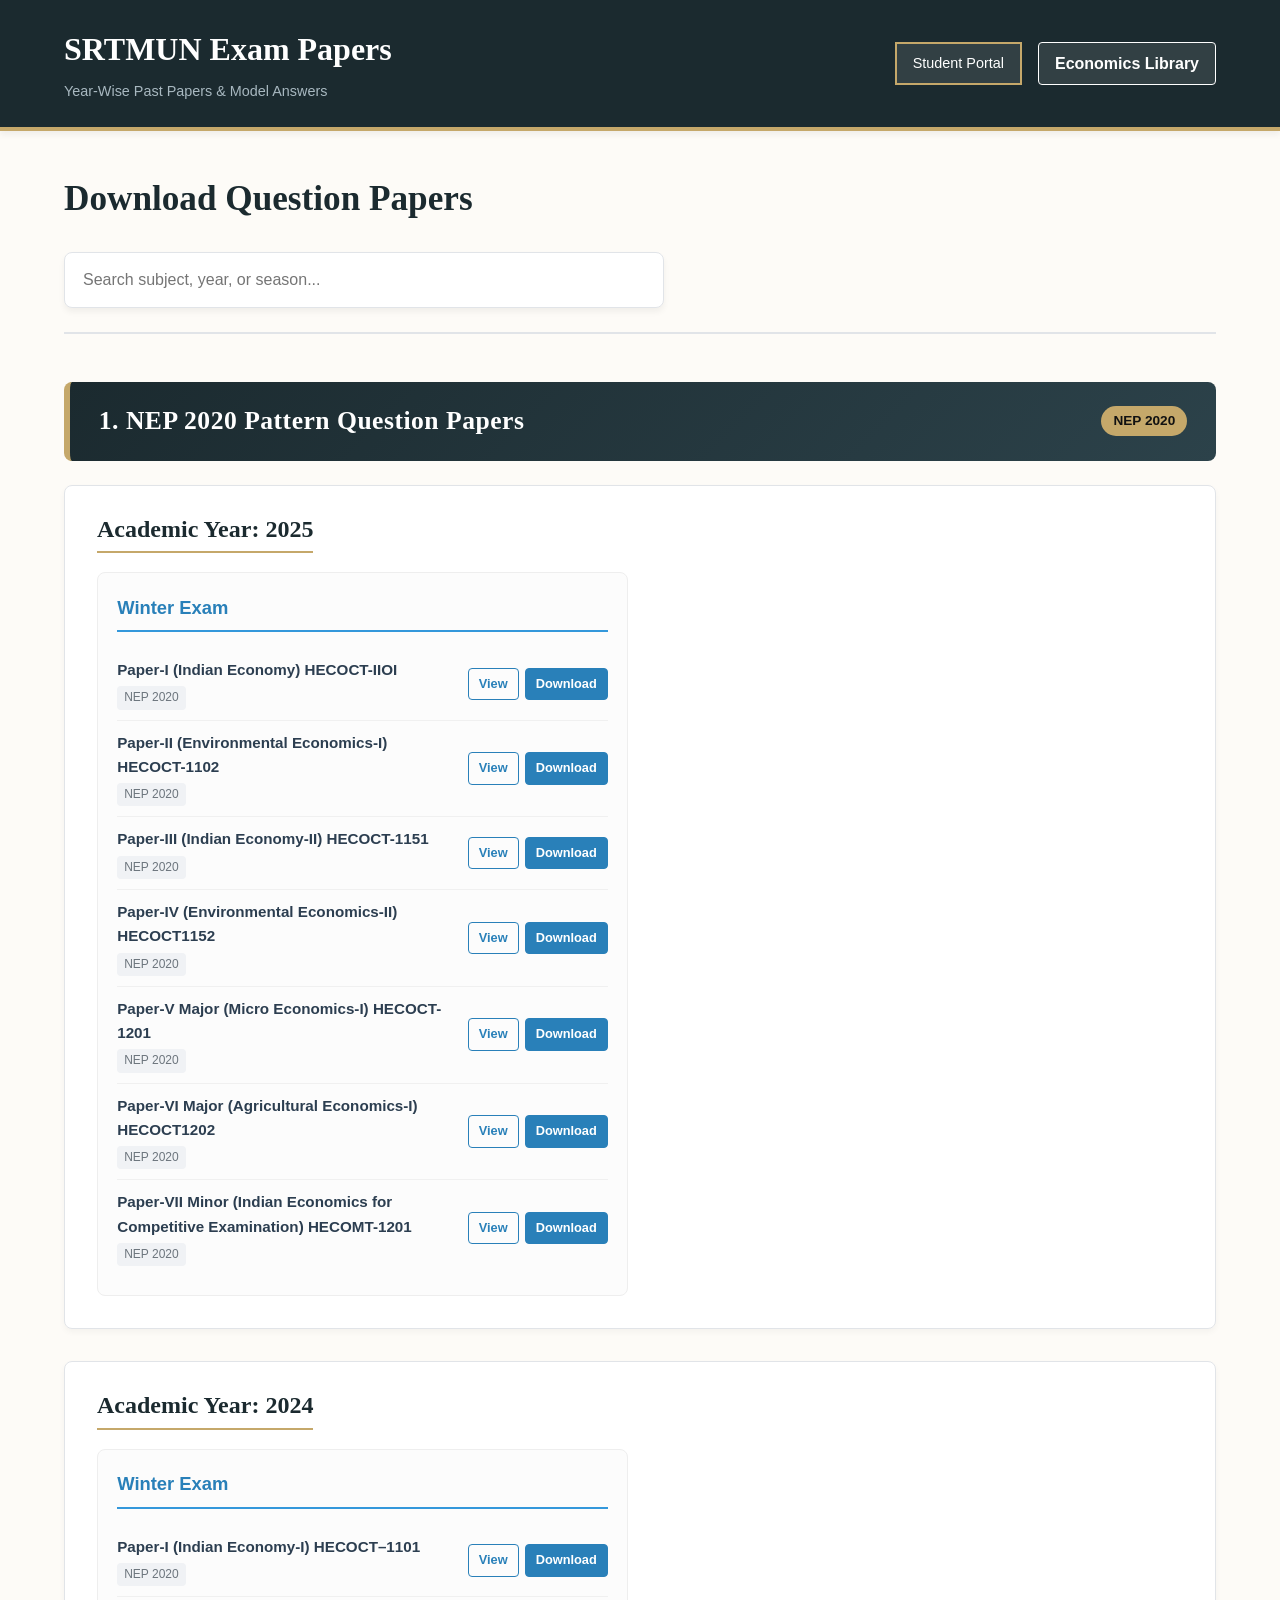
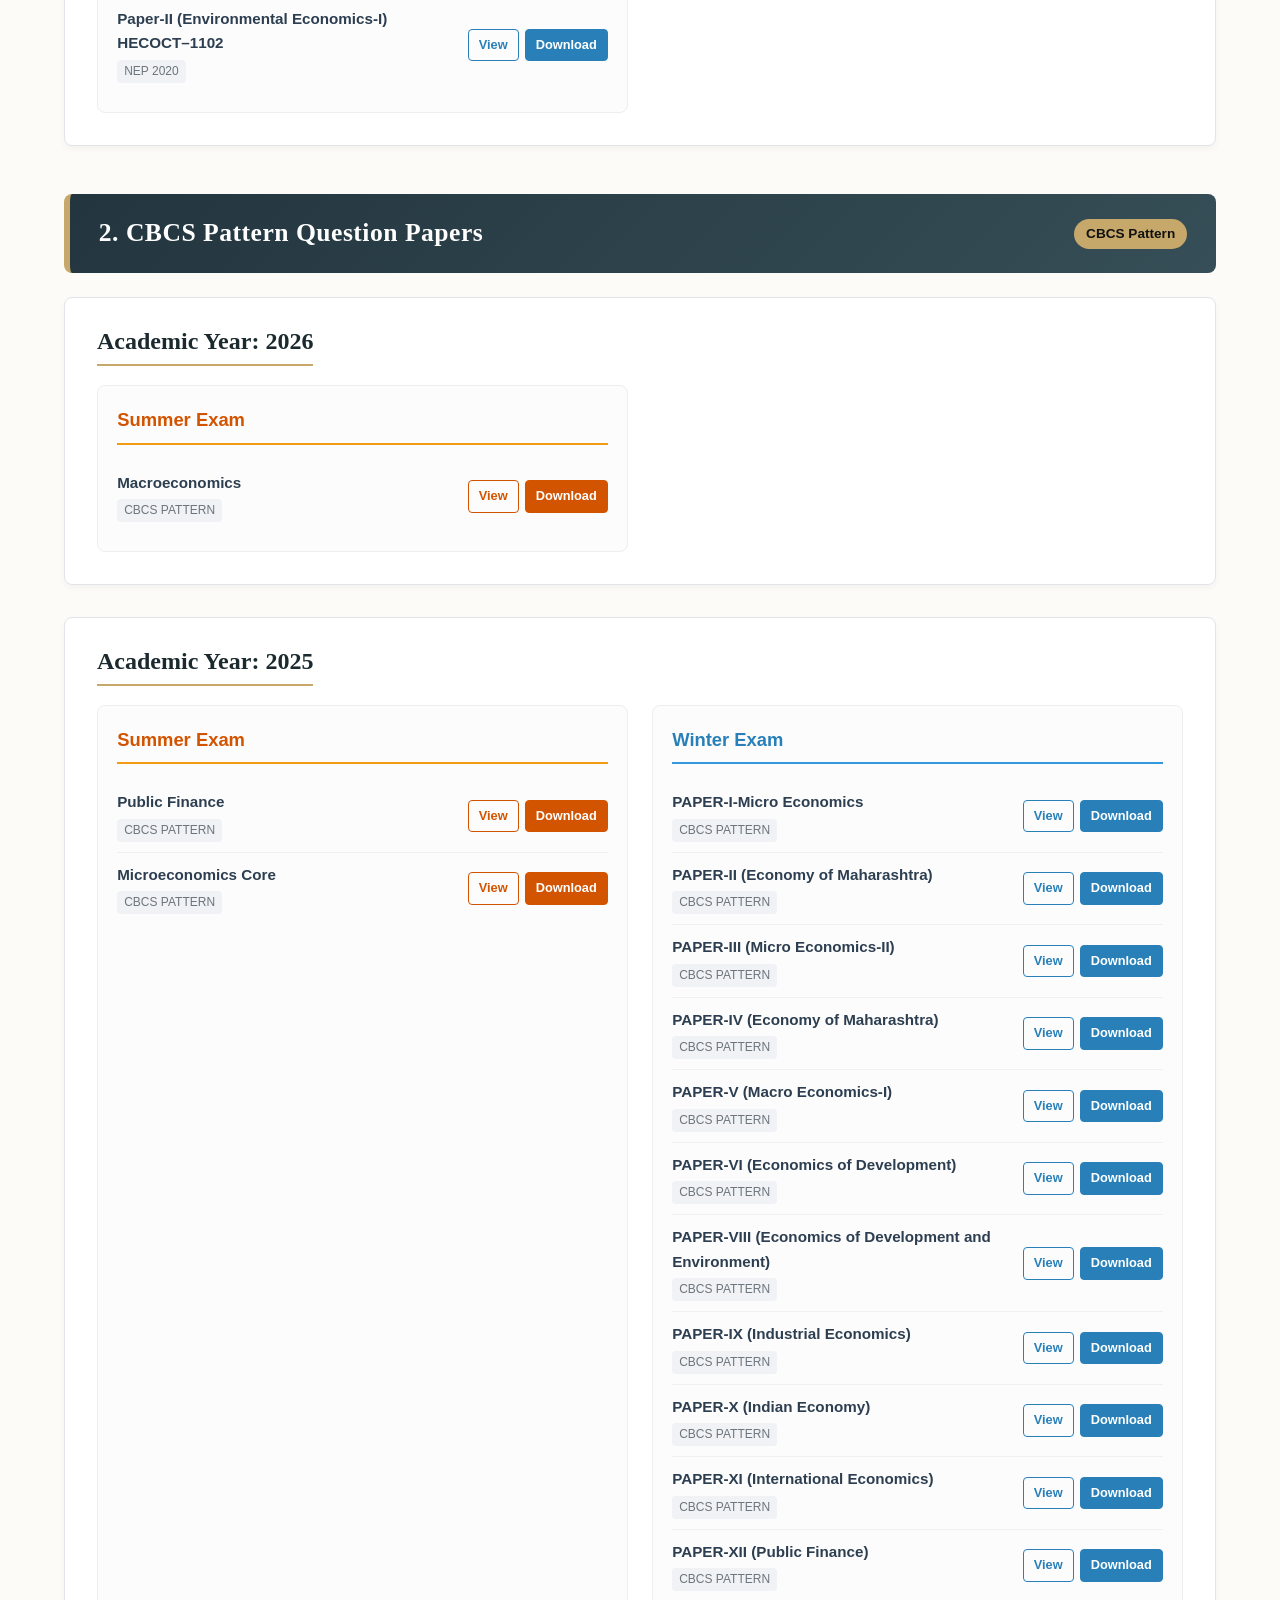
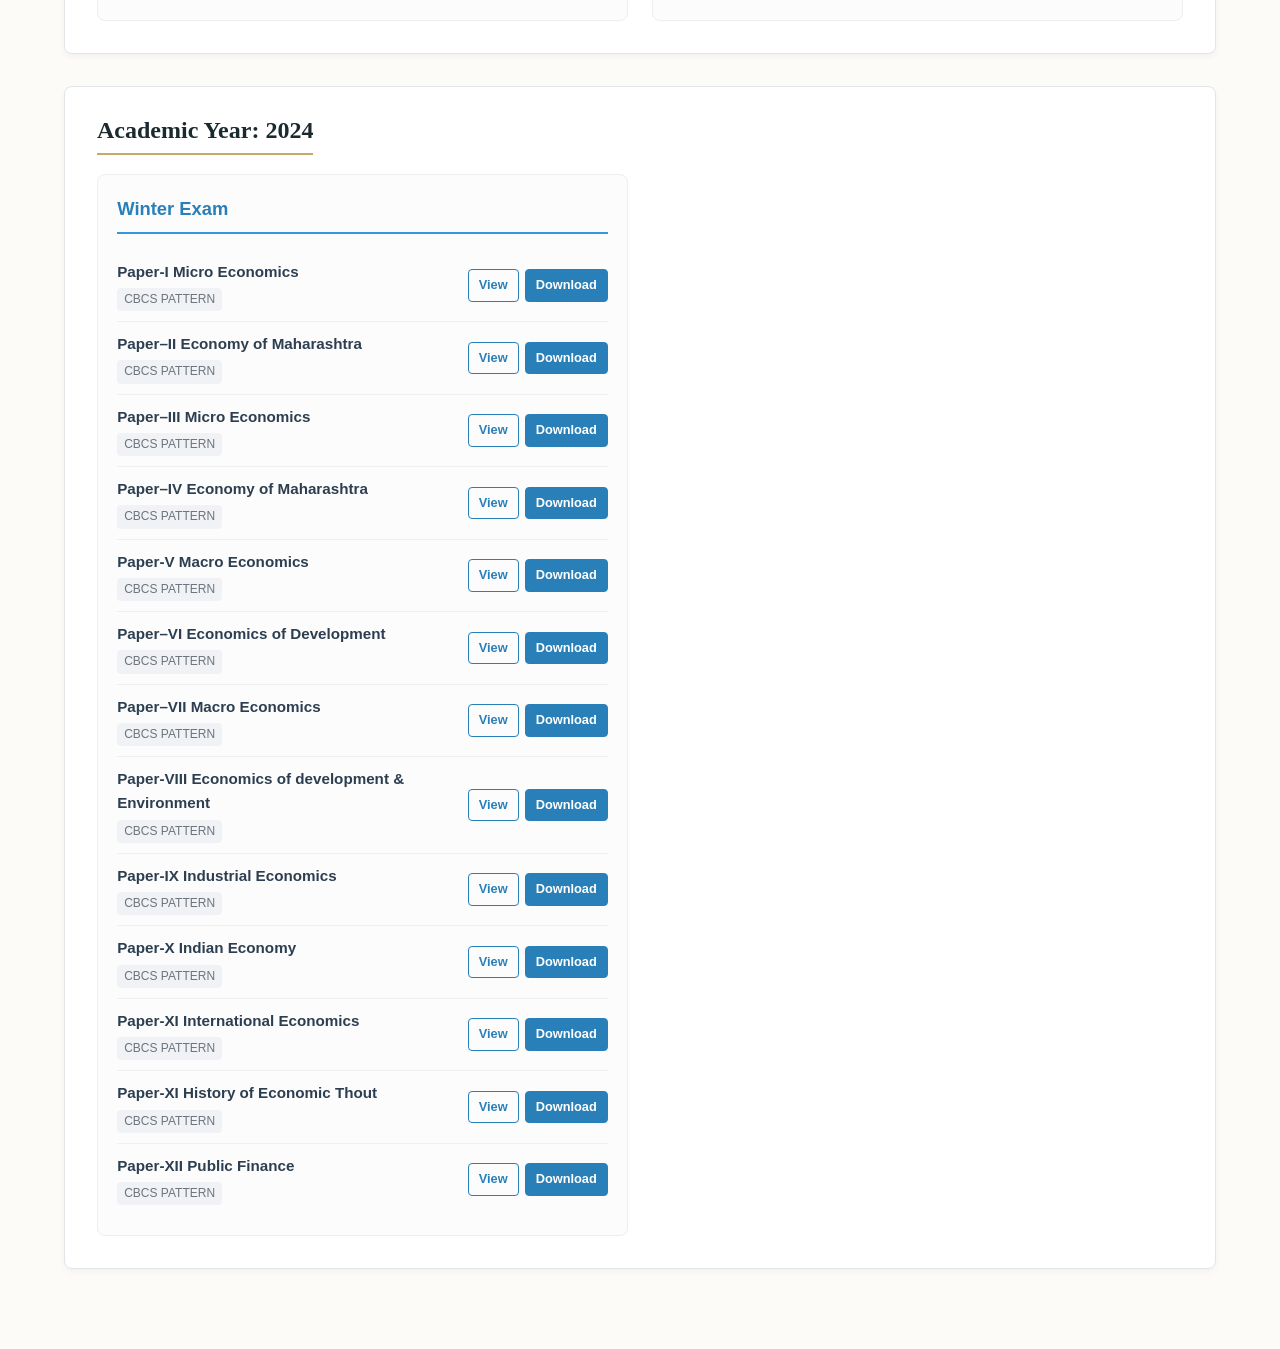
<file: exam.html>
<!DOCTYPE html>
<html lang="en">
<head>
    <meta charset="UTF-8">
    <meta name="viewport" content="width=device-width, initial-scale=1.0">
    <title>University Exams | Economics Library</title>
    <style>
        :root {
            --primary-bg: #fdfbf7; --header-bg: #1b2a2f; --header-light: #2c424a;
            --accent: #c5a86a; --text-dark: #2c3e50; --text-muted: #6c757d;
            --card-bg: #ffffff; --border-color: #e1e4e8;
        }
        * { box-sizing: border-box; margin: 0; padding: 0; }
        body { font-family: 'DM Sans', Arial, sans-serif; background-color: var(--primary-bg); color: var(--text-dark); line-height: 1.6; }
        a { text-decoration: none; }
        .container { max-width: 1200px; margin: 0 auto; padding: 0 1.5rem 3rem 1.5rem; }
        
        header { background-color: var(--header-bg); color: white; padding: 1.5rem 5%; display: flex; justify-content: space-between; align-items: center; border-bottom: 4px solid var(--accent); position: sticky; top: 0; z-index: 100; box-shadow: 0 4px 6px rgba(0,0,0,0.05); }
        header h1 { font-family: 'Playfair Display', serif; font-size: 2rem; margin: 0; }
        header p { margin: 5px 0 0 0; color: #a8b8c0; font-size: 0.9rem; }
        
        .user-controls { display: flex; align-items: center; gap: 1rem; }
        .student-badge { background: rgba(255,255,255,0.1); padding: 0.5rem 1rem; font-size: 0.9rem; border: 2px solid var(--accent); }
        .btn-logout { color: white; border: 1px solid white; padding: 0.5rem 1rem; border-radius: 4px; transition: 0.3s; font-weight: bold; }
        .btn-logout:hover { background: var(--accent); border-color: var(--accent); color: var(--header-bg); }
        
        .portal-header { margin: 2.5rem 0 2rem 0; border-bottom: 2px solid var(--border-color); padding-bottom: 1.5rem; }
        .portal-header h2 { color: var(--header-bg); font-family: 'Playfair Display', serif; font-size: 2.2rem; margin: 0 0 10px 0; }
        
        .search-container { margin-top: 1.5rem; max-width: 600px; }
        .search-form { display: flex; gap: 10px; background: var(--card-bg); padding: 8px; border-radius: 8px; box-shadow: 0 4px 6px rgba(0,0,0,0.05); border: 1px solid var(--border-color); }
        .search-form input[type="text"] { flex: 1; border: none; outline: none; padding: 10px; font-size: 1rem; }
        .btn-clear { background: #f1f1f1; color: #555; padding: 10px 15px; border-radius: 5px; font-weight: bold; border: none; cursor: pointer; display: none; }

        .pattern-divider { margin: 3rem 0 1.5rem 0; background: linear-gradient(135deg, var(--header-bg), var(--header-light)); color: #fff; padding: 1.2rem 1.8rem; border-radius: 8px; border-left: 6px solid var(--accent); display: flex; justify-content: space-between; align-items: center; }
        .pattern-divider h2 { font-size: 1.6rem; font-family: 'Playfair Display', serif; letter-spacing: 0.5px; }
        .pattern-badge { background: var(--accent); color: #111; font-weight: bold; padding: 4px 12px; border-radius: 20px; font-size: 0.85rem; }

        .exam-year-section { margin-bottom: 2rem; background: var(--card-bg); padding: 1.5rem 2rem 2rem; border-radius: 8px; box-shadow: 0 3px 6px rgba(0,0,0,0.04); border: 1px solid var(--border-color); }
        .academic-year-title { font-size: 1.5rem; color: var(--header-bg); margin: 0 0 1.2rem 0; border-bottom: 2px solid var(--accent); display: inline-block; padding-bottom: 3px; font-family: 'Playfair Display', serif; }
        
        .season-container { display: grid; grid-template-columns: 1fr; gap: 1.5rem; }
        @media(min-width: 768px) { .season-container { grid-template-columns: 1fr 1fr; } }
        
        .exam-list-block { background: #fcfcfc; border-radius: 8px; padding: 1.2rem; border: 1px solid #eee; }
        .exam-list-block h3 { margin-top: 0; font-size: 1.15rem; margin-bottom: 1rem; padding-bottom: 0.5rem; border-bottom: 2px solid #ccc; font-family: 'DM Sans', sans-serif; }
        
        .paper-list { list-style: none; }
        .paper-item { display: flex; justify-content: space-between; align-items: center; padding: 10px 0; border-bottom: 1px solid #f0f0f0; }
        .paper-item:last-child { border-bottom: none; }
        .paper-info { display: flex; flex-direction: column; gap: 4px; padding-right: 15px; }
        .paper-subject { font-weight: 600; color: var(--text-dark); font-size: 0.95rem; }
        .paper-type { font-size: 0.75rem; color: var(--text-muted); background: #f0f2f5; padding: 2px 7px; border-radius: 4px; align-self: flex-start; }
        
        .paper-actions { display: flex; gap: 6px; white-space: nowrap; }
        .btn-sm-view, .btn-sm-download { padding: 5px 10px; border-radius: 4px; font-size: 0.8rem; font-weight: bold; transition: 0.2s; }
        
        .season-summer h3 { color: #d35400; border-bottom-color: #f39c12; }
        .season-summer .btn-sm-view { border: 1px solid #d35400; color: #d35400; }
        .season-summer .btn-sm-view:hover { background: #d35400; color: white; }
        .season-summer .btn-sm-download { background: #d35400; color: white; border: 1px solid #d35400; }
        
        .season-winter h3 { color: #2980b9; border-bottom-color: #3498db; }
        .season-winter .btn-sm-view { border: 1px solid #2980b9; color: #2980b9; }
        .season-winter .btn-sm-view:hover { background: #2980b9; color: white; }
        .season-winter .btn-sm-download { background: #2980b9; color: white; border: 1px solid #2980b9; }

        .no-results { display: none; text-align: center; padding: 3rem 2rem; background: white; border-radius: 10px; border: 1px dashed #ccc; color: #666; margin-top: 1.5rem; }
        .pattern-no-results { display: none; text-align: center; padding: 2rem; background: #fff; border-radius: 8px; border: 1px dashed #ddd; color: #777; margin-bottom: 2rem; }
        .fade-in { animation: fadeInUp 0.6s ease forwards; }
        @keyframes fadeInUp { from { opacity: 0; transform: translateY(20px); } to { opacity: 1; transform: translateY(0); } }
        
        @media (max-width: 768px) {
            header { flex-direction: column; text-align: center; gap: 15px; }
            .user-controls { flex-wrap: wrap; justify-content: center; }
        }
    </style>
</head>
<body>
    <header>
        <div>
            <h1>SRTMUN Exam Papers</h1>
            <p>Year-Wise Past Papers & Model Answers</p>
        </div>
        <div class="user-controls">
            <span class="student-badge">Student Portal</span>
            <a href="library.html" class="btn-logout" style="background-color: rgba(255,255,255,0.1);">Economics Library</a>
            
        </div>
    </header>

    <main class="container">
        <div class="portal-header fade-in">
            <h2>Download Question Papers</h2>
            <div class="search-container">
                <div class="search-form">
                    <input type="text" id="searchInput" placeholder="Search subject, year, or season...">
                    <button type="button" id="clearBtn" class="btn-clear">Clear</button>
                </div>
            </div>
        </div>

        <!-- Global No Results Message -->
        <div id="noResults" class="no-results fade-in">
            <h3>No papers found</h3>
            <p>We couldn't find any exams matching "<strong id="searchKeyword"></strong>".</p>
            <button type="button" id="resetBtn" style="background: var(--header-bg); color: white; border: none; padding: 10px 20px; border-radius: 5px; cursor: pointer; font-weight: bold; margin-top: 15px;">View All Papers</button>
        </div>

        <!-- SECTION 1: NEP 2020 PATTERN -->
        <div class="pattern-group" id="nepGroup">
            <div class="pattern-divider fade-in">
                <h2>1. NEP 2020 Pattern Question Papers</h2>
                <span class="pattern-badge">NEP 2020</span>
            </div>

            <!-- NEP 2025 -->
            <section class="exam-year-section fade-in">
                <h3 class="academic-year-title">Academic Year: 2025</h3>
                <div class="season-container">
                    <div class="exam-list-block season-winter">
                        <h3>Winter Exam</h3>
                        <ul class="paper-list">
                            <li class="paper-item" data-subject="Paper-I (Indian Economy) HECOCT-IIOI" data-year="2025" data-type="NEP 2020" data-season="Winter Exam">
                                <div class="paper-info">
                                    <span class="paper-subject">Paper-I (Indian Economy) HECOCT-IIOI</span>
                                    <span class="paper-type">NEP 2020</span>
                                </div>
                                <div class="paper-actions">
                                    <a href="SRTMUN PAPER/WINTER EXAMINATION/WINTER  2025/NEP(2020)/Paper-I (Indian Economy) HECOCT-IIOI.pdf" target="_blank" class="btn-sm-view">View</a>
                                    <a href="SRTMUN PAPER/WINTER EXAMINATION/WINTER  2025/NEP(2020)/Paper-I (Indian Economy) HECOCT-IIOI.pdf" download class="btn-sm-download">Download</a>
                                </div>
                            </li>
                            <li class="paper-item" data-subject="Paper-II (Environmental Economics-I) HECOCT-1102" data-year="2025" data-type="NEP 2020" data-season="Winter Exam">
                                <div class="paper-info">
                                    <span class="paper-subject">Paper-II (Environmental Economics-I) HECOCT-1102</span>
                                    <span class="paper-type">NEP 2020</span>
                                </div>
                                <div class="paper-actions">
                                    <a href="SRTMUN PAPER/WINTER EXAMINATION/WINTER  2025/NEP(2020)/Paper-II (Environmental Economics-I) HECOCT-1102.pdf" target="_blank" class="btn-sm-view">View</a>
                                    <a href="SRTMUN PAPER/WINTER EXAMINATION/WINTER  2025/NEP(2020)/Paper-II (Environmental Economics-I) HECOCT-1102.pdf" download class="btn-sm-download">Download</a>
                                </div>
                            </li>
                            <li class="paper-item" data-subject="Paper-III (Indian Economy-II) HECOCT-1151" data-year="2025" data-type="NEP 2020" data-season="Winter Exam">
                                <div class="paper-info">
                                    <span class="paper-subject">Paper-III (Indian Economy-II) HECOCT-1151</span>
                                    <span class="paper-type">NEP 2020</span>
                                </div>
                                <div class="paper-actions">
                                    <a href="SRTMUN PAPER/WINTER EXAMINATION/WINTER  2025/NEP(2020)/Paper-III (Indian Economy-II) HECOCT-1151.pdf" target="_blank" class="btn-sm-view">View</a>
                                    <a href="SRTMUN PAPER/WINTER EXAMINATION/WINTER  2025/NEP(2020)/Paper-III (Indian Economy-II) HECOCT-1151.pdf" download class="btn-sm-download">Download</a>
                                </div>
                            </li>
                            <li class="paper-item" data-subject="Paper-IV (Environmental Economics-II) HECOCT1152" data-year="2025" data-type="NEP 2020" data-season="Winter Exam">
                                <div class="paper-info">
                                    <span class="paper-subject">Paper-IV (Environmental Economics-II) HECOCT1152</span>
                                    <span class="paper-type">NEP 2020</span>
                                </div>
                                <div class="paper-actions">
                                    <a href="SRTMUN PAPER/WINTER EXAMINATION/WINTER  2025/NEP(2020)/Paper-IV (Environmental Economics-II) HECOCT1152.pdf" target="_blank" class="btn-sm-view">View</a>
                                    <a href="SRTMUN PAPER/WINTER EXAMINATION/WINTER  2025/NEP(2020)/Paper-IV (Environmental Economics-II) HECOCT1152.pdf" download class="btn-sm-download">Download</a>
                                </div>
                            </li>
                            <li class="paper-item" data-subject="Paper-V Major (Micro Economics-I) HECOCT-1201" data-year="2025" data-type="NEP 2020" data-season="Winter Exam">
                                <div class="paper-info">
                                    <span class="paper-subject">Paper-V Major (Micro Economics-I) HECOCT-1201</span>
                                    <span class="paper-type">NEP 2020</span>
                                </div>
                                <div class="paper-actions">
                                    <a href="SRTMUN PAPER/WINTER EXAMINATION/WINTER  2025/NEP(2020)/Paper-V Major (Micro Economics-I) HECOCT-1201.pdf" target="_blank" class="btn-sm-view">View</a>
                                    <a href="SRTMUN PAPER/WINTER EXAMINATION/WINTER  2025/NEP(2020)/Paper-V Major (Micro Economics-I) HECOCT-1201.pdf" download class="btn-sm-download">Download</a>
                                </div>
                            </li>
                            <li class="paper-item" data-subject="Paper-VI Major (Agricultural Economics-I) HECOCT1202" data-year="2025" data-type="NEP 2020" data-season="Winter Exam">
                                <div class="paper-info">
                                    <span class="paper-subject">Paper-VI Major (Agricultural Economics-I) HECOCT1202</span>
                                    <span class="paper-type">NEP 2020</span>
                                </div>
                                <div class="paper-actions">
                                    <a href="SRTMUN PAPER/WINTER EXAMINATION/WINTER  2025/NEP(2020)/Paper-VI Major (Agricultural Economics-I) HECOCT1202.pdf" target="_blank" class="btn-sm-view">View</a>
                                    <a href="SRTMUN PAPER/WINTER EXAMINATION/WINTER  2025/NEP(2020)/Paper-VI Major (Agricultural Economics-I) HECOCT1202.pdf" download class="btn-sm-download">Download</a>
                                </div>
                            </li>
                            <li class="paper-item" data-subject="Paper-VII Minor (Indian Economics for Competitive Examination) HECOMT-1201" data-year="2025" data-type="NEP 2020" data-season="Winter Exam">
                                <div class="paper-info">
                                    <span class="paper-subject">Paper-VII Minor (Indian Economics for Competitive Examination) HECOMT-1201</span>
                                    <span class="paper-type">NEP 2020</span>
                                </div>
                                <div class="paper-actions">
                                    <a href="SRTMUN PAPER/WINTER EXAMINATION/WINTER  2025/NEP(2020)/Paper-VII Minor (Indian Economics for Competitive Examination) HECOMT-1201.pdf" target="_blank" class="btn-sm-view">View</a>
                                    <a href="SRTMUN PAPER/WINTER EXAMINATION/WINTER  2025/NEP(2020)/Paper-VII Minor (Indian Economics for Competitive Examination) HECOMT-1201.pdf" download class="btn-sm-download">Download</a>
                                </div>
                            </li>
                        </ul>
                    </div>
                </div>
            </section>

            <!-- NEP 2024 -->
            <section class="exam-year-section fade-in">
                <h3 class="academic-year-title">Academic Year: 2024</h3>
                <div class="season-container">
                    <div class="exam-list-block season-winter">
                        <h3>Winter Exam</h3>
                        <ul class="paper-list">
                            <li class="paper-item" data-subject="Paper-I (Indian Economy-I) HECOCT–1101" data-year="2024" data-type="NEP 2020" data-season="Winter Exam">
                                <div class="paper-info">
                                    <span class="paper-subject">Paper-I (Indian Economy-I) HECOCT–1101</span>
                                    <span class="paper-type">NEP 2020</span>
                                </div>
                                <div class="paper-actions">
                                    <a href="SRTMUN PAPER/WINTER EXAMINATION/WINTER  2024/NEP(2020)/Paper-I (Indian Economy-I) HECOCT–1101.pdf" target="_blank" class="btn-sm-view">View</a>
                                    <a href="SRTMUN PAPER/WINTER EXAMINATION/WINTER  2024/NEP(2020)/Paper-I (Indian Economy-I) HECOCT–1101.pdf" download class="btn-sm-download">Download</a>
                                </div>
                            </li>
                            <li class="paper-item" data-subject="Paper-II (Environmental Economics-I) HECOCT–1102" data-year="2024" data-type="NEP 2020" data-season="Winter Exam">
                                <div class="paper-info">
                                    <span class="paper-subject">Paper-II (Environmental Economics-I) HECOCT–1102</span>
                                    <span class="paper-type">NEP 2020</span>
                                </div>
                                <div class="paper-actions">
                                    <a href="SRTMUN PAPER/WINTER EXAMINATION/WINTER  2024/NEP(2020)/Paper-II (Environmental Economics-I) HECOCT–1102.pdf" target="_blank" class="btn-sm-view">View</a>
                                    <a href="SRTMUN PAPER/WINTER EXAMINATION/WINTER  2024/NEP(2020)/Paper-II (Environmental Economics-I) HECOCT–1102.pdf" download class="btn-sm-download">Download</a>
                                </div>
                            </li>
                        </ul>
                    </div>
                </div>
            </section>
        </div>

        <div id="nepNoResults" class="pattern-no-results">
            <p>No NEP 2020 pattern question papers available for this search.</p>
        </div>

        <!-- SECTION 2: CBCS PATTERN -->
        <div class="pattern-group" id="cbcsGroup">
            <div class="pattern-divider fade-in" style="background: linear-gradient(135deg, #23353e, #364e57);">
                <h2>2. CBCS Pattern Question Papers</h2>
                <span class="pattern-badge">CBCS Pattern</span>
            </div>

            <!-- CBCS 2026 -->
            <section class="exam-year-section fade-in">
                <h3 class="academic-year-title">Academic Year: 2026</h3>
                <div class="season-container">
                    <div class="exam-list-block season-summer">
                        <h3>Summer Exam</h3>
                        <ul class="paper-list">
                            <li class="paper-item" data-subject="Macroeconomics" data-year="2026" data-type="CBCS PATTERN" data-season="Summer Exam">
                                <div class="paper-info">
                                    <span class="paper-subject">Macroeconomics</span>
                                    <span class="paper-type">CBCS PATTERN</span>
                                </div>
                                <div class="paper-actions">
                                    <a href="assets/exams/summer_macro_23.pdf" target="_blank" class="btn-sm-view">View</a>
                                    <a href="assets/exams/summer_macro_23.pdf" download class="btn-sm-download">Download</a>
                                </div>
                            </li>
                        </ul>
                    </div>
                </div>
            </section>

            <!-- CBCS 2025 -->
            <section class="exam-year-section fade-in">
                <h3 class="academic-year-title">Academic Year: 2025</h3>
                <div class="season-container">
                    <div class="exam-list-block season-summer">
                        <h3>Summer Exam</h3>
                        <ul class="paper-list">
                            <li class="paper-item" data-subject="Public Finance" data-year="2025" data-type="CBCS PATTERN" data-season="Summer Exam">
                                <div class="paper-info">
                                    <span class="paper-subject">Public Finance</span>
                                    <span class="paper-type">CBCS PATTERN</span>
                                </div>
                                <div class="paper-actions">
                                    <a href="assets/exams/summer_public_22.pdf" target="_blank" class="btn-sm-view">View</a>
                                    <a href="assets/exams/summer_public_22.pdf" download class="btn-sm-download">Download</a>
                                </div>
                            </li>
                            <li class="paper-item" data-subject="Microeconomics Core" data-year="2025" data-type="CBCS PATTERN" data-season="Summer Exam">
                                <div class="paper-info">
                                    <span class="paper-subject">Microeconomics Core</span>
                                    <span class="paper-type">CBCS PATTERN</span>
                                </div>
                                <div class="paper-actions">
                                    <a href="assets/exams/summer_micro_24.pdf" target="_blank" class="btn-sm-view">View</a>
                                    <a href="assets/exams/summer_micro_24.pdf" download class="btn-sm-download">Download</a>
                                </div>
                            </li>
                        </ul>
                    </div>

                    <div class="exam-list-block season-winter">
                        <h3>Winter Exam</h3>
                        <ul class="paper-list">
                            <li class="paper-item" data-subject="PAPER-I-Micro Economics" data-year="2025" data-type="CBCS PATTERN" data-season="Winter Exam">
                                <div class="paper-info">
                                    <span class="paper-subject">PAPER-I-Micro Economics</span>
                                    <span class="paper-type">CBCS PATTERN</span>
                                </div>
                                <div class="paper-actions">
                                    <a href="SRTMUN PAPER/WINTER EXAMINATION/WINTER  2025/CBCS(OLD)/PAPER-I-Micro Economics.pdf" target="_blank" class="btn-sm-view">View</a>
                                    <a href="SRTMUN PAPER/WINTER EXAMINATION/WINTER  2025/CBCS(OLD)/PAPER-I-Micro Economics.pdf" download class="btn-sm-download">Download</a>
                                </div>
                            </li>
                            <li class="paper-item" data-subject="PAPER-II (Economy of Maharashtra)" data-year="2025" data-type="CBCS PATTERN" data-season="Winter Exam">
                                <div class="paper-info">
                                    <span class="paper-subject">PAPER-II (Economy of Maharashtra)</span>
                                    <span class="paper-type">CBCS PATTERN</span>
                                </div>
                                <div class="paper-actions">
                                    <a href="SRTMUN PAPER/WINTER EXAMINATION/WINTER  2025/CBCS(OLD)/PAPER-II (Economy of Maharashtra).pdf" target="_blank" class="btn-sm-view">View</a>
                                    <a href="SRTMUN PAPER/WINTER EXAMINATION/WINTER  2025/CBCS(OLD)/PAPER-II (Economy of Maharashtra).pdf" download class="btn-sm-download">Download</a>
                                </div>
                            </li>
                            <li class="paper-item" data-subject="PAPER-III (Micro Economics-II)" data-year="2025" data-type="CBCS PATTERN" data-season="Winter Exam">
                                <div class="paper-info">
                                    <span class="paper-subject">PAPER-III (Micro Economics-II)</span>
                                    <span class="paper-type">CBCS PATTERN</span>
                                </div>
                                <div class="paper-actions">
                                    <a href="SRTMUN PAPER/WINTER EXAMINATION/WINTER  2025/CBCS(OLD)/PAPER-III (Micro Economics-II).pdf" target="_blank" class="btn-sm-view">View</a>
                                    <a href="SRTMUN PAPER/WINTER EXAMINATION/WINTER  2025/CBCS(OLD)/PAPER-III (Micro Economics-II).pdf" download class="btn-sm-download">Download</a>
                                </div>
                            </li>
                            <li class="paper-item" data-subject="PAPER-IV (Economy of Maharashtra)" data-year="2025" data-type="CBCS PATTERN" data-season="Winter Exam">
                                <div class="paper-info">
                                    <span class="paper-subject">PAPER-IV (Economy of Maharashtra)</span>
                                    <span class="paper-type">CBCS PATTERN</span>
                                </div>
                                <div class="paper-actions">
                                    <a href="SRTMUN PAPER/WINTER EXAMINATION/WINTER  2025/CBCS(OLD)/PAPER-IV (Economy of Maharashtra).pdf" target="_blank" class="btn-sm-view">View</a>
                                    <a href="SRTMUN PAPER/WINTER EXAMINATION/WINTER  2025/CBCS(OLD)/PAPER-IV (Economy of Maharashtra).pdf" download class="btn-sm-download">Download</a>
                                </div>
                            </li>
                            <li class="paper-item" data-subject="PAPER-V (Macro Economics-I)" data-year="2025" data-type="CBCS PATTERN" data-season="Winter Exam">
                                <div class="paper-info">
                                    <span class="paper-subject">PAPER-V (Macro Economics-I)</span>
                                    <span class="paper-type">CBCS PATTERN</span>
                                </div>
                                <div class="paper-actions">
                                    <a href="SRTMUN PAPER/WINTER EXAMINATION/WINTER  2025/CBCS(OLD)/PAPER-V (Macro Economics-I).pdf" target="_blank" class="btn-sm-view">View</a>
                                    <a href="SRTMUN PAPER/WINTER EXAMINATION/WINTER  2025/CBCS(OLD)/PAPER-V (Macro Economics-I).pdf" download class="btn-sm-download">Download</a>
                                </div>
                            </li>
                            <li class="paper-item" data-subject="PAPER-VI (Economics of Development)" data-year="2025" data-type="CBCS PATTERN" data-season="Winter Exam">
                                <div class="paper-info">
                                    <span class="paper-subject">PAPER-VI (Economics of Development)</span>
                                    <span class="paper-type">CBCS PATTERN</span>
                                </div>
                                <div class="paper-actions">
                                    <a href="SRTMUN PAPER/WINTER EXAMINATION/WINTER  2025/CBCS(OLD)/PAPER-VI (Economics of Development).pdf" target="_blank" class="btn-sm-view">View</a>
                                    <a href="SRTMUN PAPER/WINTER EXAMINATION/WINTER  2025/CBCS(OLD)/PAPER-VI (Economics of Development).pdf" download class="btn-sm-download">Download</a>
                                </div>
                            </li>
                            <li class="paper-item" data-subject="PAPER-VIII (Economics of Development and Environment)" data-year="2025" data-type="CBCS PATTERN" data-season="Winter Exam">
                                <div class="paper-info">
                                    <span class="paper-subject">PAPER-VIII (Economics of Development and Environment)</span>
                                    <span class="paper-type">CBCS PATTERN</span>
                                </div>
                                <div class="paper-actions">
                                    <a href="SRTMUN PAPER/WINTER EXAMINATION/WINTER  2025/CBCS(OLD)/PAPER-VIII (Economics of Development and Environment).pdf" target="_blank" class="btn-sm-view">View</a>
                                    <a href="SRTMUN PAPER/WINTER EXAMINATION/WINTER  2025/CBCS(OLD)/PAPER-VIII (Economics of Development and Environment).pdf" download class="btn-sm-download">Download</a>
                                </div>
                            </li>
                            <li class="paper-item" data-subject="PAPER-IX (Industrial Economics)" data-year="2025" data-type="CBCS PATTERN" data-season="Winter Exam">
                                <div class="paper-info">
                                    <span class="paper-subject">PAPER-IX (Industrial Economics)</span>
                                    <span class="paper-type">CBCS PATTERN</span>
                                </div>
                                <div class="paper-actions">
                                    <a href="SRTMUN PAPER/WINTER EXAMINATION/WINTER  2025/CBCS(OLD)/PAPER-IX (Industrial Economics).pdf" target="_blank" class="btn-sm-view">View</a>
                                    <a href="SRTMUN PAPER/WINTER EXAMINATION/WINTER  2025/CBCS(OLD)/PAPER-IX (Industrial Economics).pdf" download class="btn-sm-download">Download</a>
                                </div>
                            </li>
                            <li class="paper-item" data-subject="PAPER-X (Indian Economy)" data-year="2025" data-type="CBCS PATTERN" data-season="Winter Exam">
                                <div class="paper-info">
                                    <span class="paper-subject">PAPER-X (Indian Economy)</span>
                                    <span class="paper-type">CBCS PATTERN</span>
                                </div>
                                <div class="paper-actions">
                                    <a href="SRTMUN PAPER/WINTER EXAMINATION/WINTER  2025/CBCS(OLD)/PAPER-X (Indian Economy).pdf" target="_blank" class="btn-sm-view">View</a>
                                    <a href="SRTMUN PAPER/WINTER EXAMINATION/WINTER  2025/CBCS(OLD)/PAPER-X (Indian Economy).pdf" download class="btn-sm-download">Download</a>
                                </div>
                            </li>
                            <li class="paper-item" data-subject="PAPER-XI (International Economics)" data-year="2025" data-type="CBCS PATTERN" data-season="Winter Exam">
                                <div class="paper-info">
                                    <span class="paper-subject">PAPER-XI (International Economics)</span>
                                    <span class="paper-type">CBCS PATTERN</span>
                                </div>
                                <div class="paper-actions">
                                    <a href="SRTMUN PAPER/WINTER EXAMINATION/WINTER  2025/CBCS(OLD)/PAPER-XI (International Economics).pdf" target="_blank" class="btn-sm-view">View</a>
                                    <a href="SRTMUN PAPER/WINTER EXAMINATION/WINTER  2025/CBCS(OLD)/PAPER-XI (International Economics).pdf" download class="btn-sm-download">Download</a>
                                </div>
                            </li>
                            <li class="paper-item" data-subject="PAPER-XII (Public Finance)" data-year="2025" data-type="CBCS PATTERN" data-season="Winter Exam">
                                <div class="paper-info">
                                    <span class="paper-subject">PAPER-XII (Public Finance)</span>
                                    <span class="paper-type">CBCS PATTERN</span>
                                </div>
                                <div class="paper-actions">
                                    <a href="SRTMUN PAPER/WINTER EXAMINATION/WINTER  2025/CBCS(OLD)/PAPER-XII (Public Finance).pdf" target="_blank" class="btn-sm-view">View</a>
                                    <a href="SRTMUN PAPER/WINTER EXAMINATION/WINTER  2025/CBCS(OLD)/PAPER-XII (Public Finance).pdf" download class="btn-sm-download">Download</a>
                                </div>
                            </li>
                        </ul>
                    </div>
                </div>
            </section>

            <!-- CBCS 2024 -->
            <section class="exam-year-section fade-in">
                <h3 class="academic-year-title">Academic Year: 2024</h3>
                <div class="season-container">
                    <div class="exam-list-block season-winter">
                        <h3>Winter Exam</h3>
                        <ul class="paper-list">
                            <li class="paper-item" data-subject="Paper-I Micro Economics" data-year="2024" data-type="CBCS PATTERN" data-season="Winter Exam">
                                <div class="paper-info">
                                    <span class="paper-subject">Paper-I Micro Economics</span>
                                    <span class="paper-type">CBCS PATTERN</span>
                                </div>
                                <div class="paper-actions">
                                    <a href="SRTMUN PAPER/WINTER EXAMINATION/WINTER  2024/CBCS(OLD)/Paper-I Micro Economics.pdf" target="_blank" class="btn-sm-view">View</a>
                                    <a href="SRTMUN PAPER/WINTER EXAMINATION/WINTER  2024/CBCS(OLD)/Paper-I Micro Economics.pdf" download class="btn-sm-download">Download</a>
                                </div>
                            </li>
                            <li class="paper-item" data-subject="Paper–II Economy of Maharashtra" data-year="2024" data-type="CBCS PATTERN" data-season="Winter Exam">
                                <div class="paper-info">
                                    <span class="paper-subject">Paper–II Economy of Maharashtra</span>
                                    <span class="paper-type">CBCS PATTERN</span>
                                </div>
                                <div class="paper-actions">
                                    <a href="SRTMUN PAPER/WINTER EXAMINATION/WINTER  2024/CBCS(OLD)/Paper–II Economy of Maharashtra.pdf" target="_blank" class="btn-sm-view">View</a>
                                    <a href="SRTMUN PAPER/WINTER EXAMINATION/WINTER  2024/CBCS(OLD)/Paper–II Economy of Maharashtra.pdf" download class="btn-sm-download">Download</a>
                                </div>
                            </li>
                            <li class="paper-item" data-subject="Paper–III Micro Economics" data-year="2024" data-type="CBCS PATTERN" data-season="Winter Exam">
                                <div class="paper-info">
                                    <span class="paper-subject">Paper–III Micro Economics</span>
                                    <span class="paper-type">CBCS PATTERN</span>
                                </div>
                                <div class="paper-actions">
                                    <a href="SRTMUN PAPER/WINTER EXAMINATION/WINTER  2024/CBCS(OLD)/Paper–III Micro Economics.pdf" target="_blank" class="btn-sm-view">View</a>
                                    <a href="SRTMUN PAPER/WINTER EXAMINATION/WINTER  2024/CBCS(OLD)/Paper–III Micro Economics.pdf" download class="btn-sm-download">Download</a>
                                </div>
                            </li>
                            <li class="paper-item" data-subject="Paper–IV Economy of Maharashtra" data-year="2024" data-type="CBCS PATTERN" data-season="Winter Exam">
                                <div class="paper-info">
                                    <span class="paper-subject">Paper–IV Economy of Maharashtra</span>
                                    <span class="paper-type">CBCS PATTERN</span>
                                </div>
                                <div class="paper-actions">
                                    <a href="SRTMUN PAPER/WINTER EXAMINATION/WINTER  2024/CBCS(OLD)/Paper–IV Economy of Maharashtra.pdf" target="_blank" class="btn-sm-view">View</a>
                                    <a href="SRTMUN PAPER/WINTER EXAMINATION/WINTER  2024/CBCS(OLD)/Paper–IV Economy of Maharashtra.pdf" download class="btn-sm-download">Download</a>
                                </div>
                            </li>
                            <li class="paper-item" data-subject="Paper-V Macro Economics" data-year="2024" data-type="CBCS PATTERN" data-season="Winter Exam">
                                <div class="paper-info">
                                    <span class="paper-subject">Paper-V Macro Economics</span>
                                    <span class="paper-type">CBCS PATTERN</span>
                                </div>
                                <div class="paper-actions">
                                    <a href="SRTMUN PAPER/WINTER EXAMINATION/WINTER  2024/CBCS(OLD)/Paper-V Macro Economics.pdf" target="_blank" class="btn-sm-view">View</a>
                                    <a href="SRTMUN PAPER/WINTER EXAMINATION/WINTER  2024/CBCS(OLD)/Paper-V Macro Economics.pdf" download class="btn-sm-download">Download</a>
                                </div>
                            </li>
                            <li class="paper-item" data-subject="Paper–VI Economics of Development" data-year="2024" data-type="CBCS PATTERN" data-season="Winter Exam">
                                <div class="paper-info">
                                    <span class="paper-subject">Paper–VI Economics of Development</span>
                                    <span class="paper-type">CBCS PATTERN</span>
                                </div>
                                <div class="paper-actions">
                                    <a href="SRTMUN PAPER/WINTER EXAMINATION/WINTER  2024/CBCS(OLD)/Paper–VI Economics of Development.pdf" target="_blank" class="btn-sm-view">View</a>
                                    <a href="SRTMUN PAPER/WINTER EXAMINATION/WINTER  2024/CBCS(OLD)/Paper–VI Economics of Development.pdf" download class="btn-sm-download">Download</a>
                                </div>
                            </li>
                            <li class="paper-item" data-subject="Paper–VII Macro Economics" data-year="2024" data-type="CBCS PATTERN" data-season="Winter Exam">
                                <div class="paper-info">
                                    <span class="paper-subject">Paper–VII Macro Economics</span>
                                    <span class="paper-type">CBCS PATTERN</span>
                                </div>
                                <div class="paper-actions">
                                    <a href="SRTMUN PAPER/WINTER EXAMINATION/WINTER  2024/CBCS(OLD)/Paper–VII Macro Economics.pdf" target="_blank" class="btn-sm-view">View</a>
                                    <a href="SRTMUN PAPER/WINTER EXAMINATION/WINTER  2024/CBCS(OLD)/Paper–VII Macro Economics.pdf" download class="btn-sm-download">Download</a>
                                </div>
                            </li>
                            <li class="paper-item" data-subject="Paper-VIII Economics of development & Environment" data-year="2024" data-type="CBCS PATTERN" data-season="Winter Exam">
                                <div class="paper-info">
                                    <span class="paper-subject">Paper-VIII Economics of development & Environment</span>
                                    <span class="paper-type">CBCS PATTERN</span>
                                </div>
                                <div class="paper-actions">
                                    <a href="SRTMUN PAPER/WINTER EXAMINATION/WINTER  2024/CBCS(OLD)/Paper-VIII Economics of development & Environment.pdf" target="_blank" class="btn-sm-view">View</a>
                                    <a href="SRTMUN PAPER/WINTER EXAMINATION/WINTER  2024/CBCS(OLD)/Paper-VIII Economics of development & Environment.pdf" download class="btn-sm-download">Download</a>
                                </div>
                            </li>
                            <li class="paper-item" data-subject="Paper-IX Industrial Economics" data-year="2024" data-type="CBCS PATTERN" data-season="Winter Exam">
                                <div class="paper-info">
                                    <span class="paper-subject">Paper-IX Industrial Economics</span>
                                    <span class="paper-type">CBCS PATTERN</span>
                                </div>
                                <div class="paper-actions">
                                    <a href="SRTMUN PAPER/WINTER EXAMINATION/WINTER  2024/CBCS(OLD)/Paper-IX Industrial Economics.pdf" target="_blank" class="btn-sm-view">View</a>
                                    <a href="SRTMUN PAPER/WINTER EXAMINATION/WINTER  2024/CBCS(OLD)/Paper-IX Industrial Economics.pdf" download class="btn-sm-download">Download</a>
                                </div>
                            </li>
                            <li class="paper-item" data-subject="Paper-X Indian Economy" data-year="2024" data-type="CBCS PATTERN" data-season="Winter Exam">
                                <div class="paper-info">
                                    <span class="paper-subject">Paper-X Indian Economy</span>
                                    <span class="paper-type">CBCS PATTERN</span>
                                </div>
                                <div class="paper-actions">
                                    <a href="SRTMUN PAPER/WINTER EXAMINATION/WINTER  2024/CBCS(OLD)/Paper-X Indian Economy.pdf" target="_blank" class="btn-sm-view">View</a>
                                    <a href="SRTMUN PAPER/WINTER EXAMINATION/WINTER  2024/CBCS(OLD)/Paper-X Indian Economy.pdf" download class="btn-sm-download">Download</a>
                                </div>
                            </li>
                            <li class="paper-item" data-subject="Paper-XI  International Economics" data-year="2024" data-type="CBCS PATTERN" data-season="Winter Exam">
                                <div class="paper-info">
                                    <span class="paper-subject">Paper-XI  International Economics</span>
                                    <span class="paper-type">CBCS PATTERN</span>
                                </div>
                                <div class="paper-actions">
                                    <a href="SRTMUN PAPER/WINTER EXAMINATION/WINTER  2024/CBCS(OLD)/Paper-XI  International Economics.pdf" target="_blank" class="btn-sm-view">View</a>
                                    <a href="SRTMUN PAPER/WINTER EXAMINATION/WINTER  2024/CBCS(OLD)/Paper-XI  International Economics.pdf" download class="btn-sm-download">Download</a>
                                </div>
                            </li>
                            <li class="paper-item" data-subject="Paper-XI History of Economic Thout" data-year="2024" data-type="CBCS PATTERN" data-season="Winter Exam">
                                <div class="paper-info">
                                    <span class="paper-subject">Paper-XI History of Economic Thout</span>
                                    <span class="paper-type">CBCS PATTERN</span>
                                </div>
                                <div class="paper-actions">
                                    <a href="SRTMUN PAPER/WINTER EXAMINATION/WINTER  2024/CBCS(OLD)/Paper-XI History of Economic Thout.pdf" target="_blank" class="btn-sm-view">View</a>
                                    <a href="SRTMUN PAPER/WINTER EXAMINATION/WINTER  2024/CBCS(OLD)/Paper-XI History of Economic Thout.pdf" download class="btn-sm-download">Download</a>
                                </div>
                            </li>
                            <li class="paper-item" data-subject="Paper-XII Public Finance" data-year="2024" data-type="CBCS PATTERN" data-season="Winter Exam">
                                <div class="paper-info">
                                    <span class="paper-subject">Paper-XII Public Finance</span>
                                    <span class="paper-type">CBCS PATTERN</span>
                                </div>
                                <div class="paper-actions">
                                    <a href="SRTMUN PAPER/WINTER EXAMINATION/WINTER  2024/CBCS(OLD)/Paper-XII Public Finance.pdf" target="_blank" class="btn-sm-view">View</a>
                                    <a href="SRTMUN PAPER/WINTER EXAMINATION/WINTER  2024/CBCS(OLD)/Paper-XII Public Finance.pdf" download class="btn-sm-download">Download</a>
                                </div>
                            </li>
                        </ul>
                    </div>
                </div>
            </section>
        </div>

        <div id="cbcsNoResults" class="pattern-no-results">
            <p>No CBCS pattern question papers available for this search.</p>
        </div>
    </main>

    <script>
        const searchInput = document.getElementById('searchInput');
        const clearBtn = document.getElementById('clearBtn');
        const resetBtn = document.getElementById('resetBtn');
        const noResults = document.getElementById('noResults');
        const searchKeyword = document.getElementById('searchKeyword');
        const nepGroup = document.getElementById('nepGroup');
        const cbcsGroup = document.getElementById('cbcsGroup');
        const nepNoResults = document.getElementById('nepNoResults');
        const cbcsNoResults = document.getElementById('cbcsNoResults');

        function filterExams() {
            const query = searchInput.value.trim().toLowerCase();
            let totalVisiblePapers = 0;
            let nepVisibleCount = 0;
            let cbcsVisibleCount = 0;

            clearBtn.style.display = query ? 'block' : 'none';

            // Filter NEP group
            const nepSections = nepGroup.querySelectorAll('.exam-year-section');
            nepSections.forEach(section => {
                let sectionVisibleCount = 0;
                const blocks = section.querySelectorAll('.exam-list-block');
                
                blocks.forEach(block => {
                    let blockVisibleCount = 0;
                    const items = block.querySelectorAll('.paper-item');
                    items.forEach(item => {
                        const subject = (item.dataset.subject || '').toLowerCase();
                        const year = (item.dataset.year || '').toLowerCase();
                        const type = (item.dataset.type || '').toLowerCase();
                        const season = (item.dataset.season || '').toLowerCase();

                        const matches = !query || 
                            subject.includes(query) || 
                            year.includes(query) || 
                            type.includes(query) || 
                            season.includes(query);

                        if (matches) {
                            item.style.display = 'flex';
                            blockVisibleCount++;
                        } else {
                            item.style.display = 'none';
                        }
                    });

                    block.style.display = blockVisibleCount > 0 ? 'block' : 'none';
                    sectionVisibleCount += blockVisibleCount;
                });

                section.style.display = sectionVisibleCount > 0 ? 'block' : 'none';
                nepVisibleCount += sectionVisibleCount;
            });

            // Filter CBCS group
            const cbcsSections = cbcsGroup.querySelectorAll('.exam-year-section');
            cbcsSections.forEach(section => {
                let sectionVisibleCount = 0;
                const blocks = section.querySelectorAll('.exam-list-block');
                
                blocks.forEach(block => {
                    let blockVisibleCount = 0;
                    const items = block.querySelectorAll('.paper-item');
                    items.forEach(item => {
                        const subject = (item.dataset.subject || '').toLowerCase();
                        const year = (item.dataset.year || '').toLowerCase();
                        const type = (item.dataset.type || '').toLowerCase();
                        const season = (item.dataset.season || '').toLowerCase();

                        const matches = !query || 
                            subject.includes(query) || 
                            year.includes(query) || 
                            type.includes(query) || 
                            season.includes(query);

                        if (matches) {
                            item.style.display = 'flex';
                            blockVisibleCount++;
                        } else {
                            item.style.display = 'none';
                        }
                    });

                    block.style.display = blockVisibleCount > 0 ? 'block' : 'none';
                    sectionVisibleCount += blockVisibleCount;
                });

                section.style.display = sectionVisibleCount > 0 ? 'block' : 'none';
                cbcsVisibleCount += sectionVisibleCount;
            });

            totalVisiblePapers = nepVisibleCount + cbcsVisibleCount;

            if (totalVisiblePapers === 0) {
                nepGroup.style.display = 'none';
                cbcsGroup.style.display = 'none';
                nepNoResults.style.display = 'none';
                cbcsNoResults.style.display = 'none';
                searchKeyword.textContent = searchInput.value;
                noResults.style.display = 'block';
            } else {
                noResults.style.display = 'none';
                nepGroup.style.display = 'block';
                cbcsGroup.style.display = 'block';

                nepNoResults.style.display = (nepVisibleCount === 0 && query) ? 'block' : 'none';
                cbcsNoResults.style.display = (cbcsVisibleCount === 0 && query) ? 'block' : 'none';
            }
        }

        function resetSearch() {
            searchInput.value = '';
            filterExams();
        }

        searchInput.addEventListener('input', filterExams);
        clearBtn.addEventListener('click', resetSearch);
        resetBtn.addEventListener('click', resetSearch);
    </script>
</body>
</html>
</file>
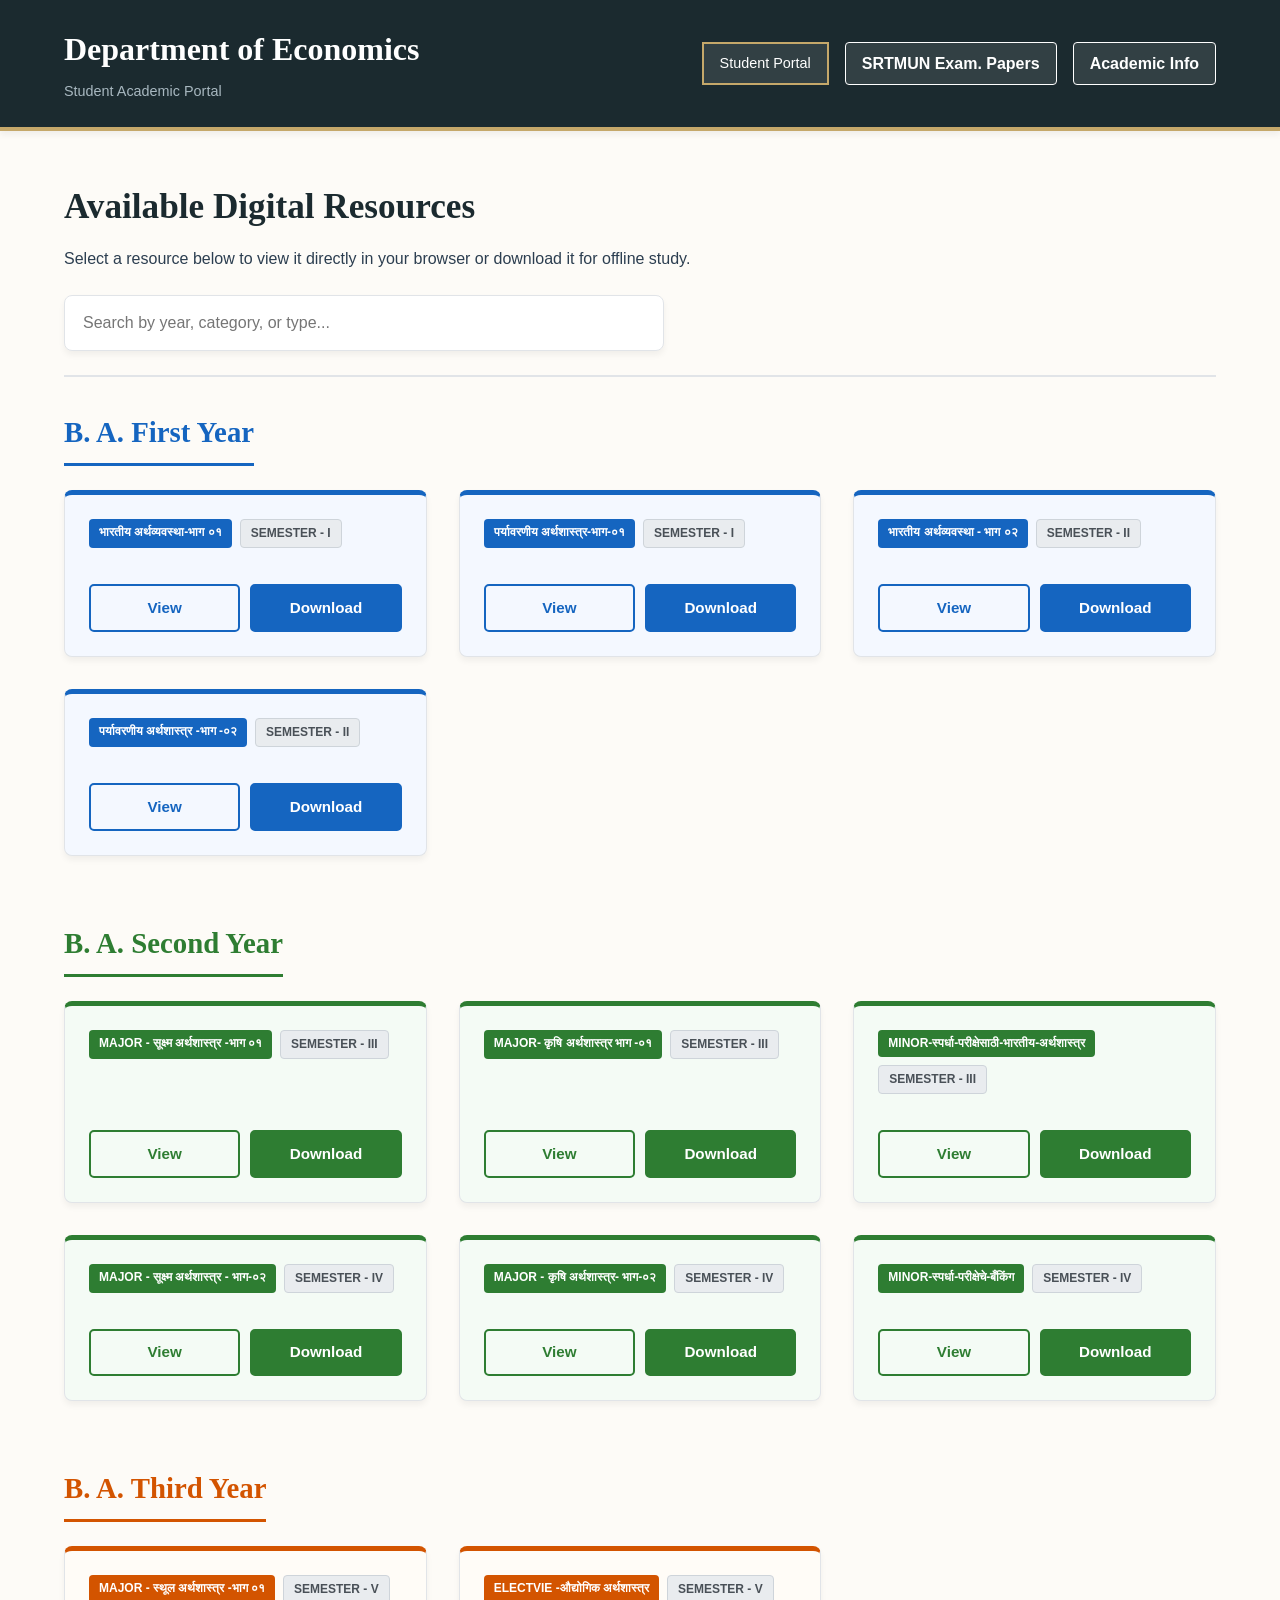
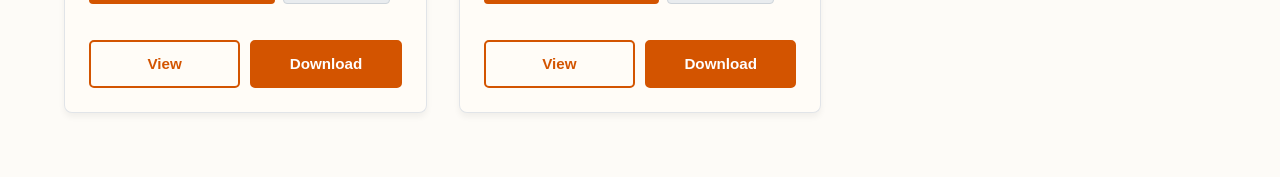
<file: library.html>
<!DOCTYPE html>
<html lang="en">
<head>
    <meta charset="UTF-8">
    <meta name="viewport" content="width=device-width, initial-scale=1.0">
    <title>Student Portal | Economics Library</title>
    <style>
        :root {
            --primary-bg: #fdfbf7; --header-bg: #1b2a2f; --header-light: #2c424a;
            --accent: #c5a86a; --text-dark: #2c3e50; --text-muted: #6c757d;
            --card-bg: #ffffff; --border-color: #e1e4e8;
        }
        * { box-sizing: border-box; margin: 0; padding: 0; }
        body { font-family: 'DM Sans', Arial, sans-serif; background-color: var(--primary-bg); color: var(--text-dark); line-height: 1.6; }
        a { text-decoration: none; }
        .container { max-width: 1200px; margin: 0 auto; padding: 0 1.5rem; }
        
        header { background-color: var(--header-bg); color: white; padding: 1.5rem 5%; display: flex; justify-content: space-between; align-items: center; border-bottom: 4px solid var(--accent); position: sticky; top: 0; z-index: 100; box-shadow: 0 4px 6px rgba(0,0,0,0.05); }
        header h1 { font-family: 'Playfair Display', serif; font-size: 2rem; margin: 0; }
        header p { margin: 5px 0 0 0; color: #a8b8c0; font-size: 0.9rem; }
        
        .user-controls { display: flex; align-items: center; gap: 1rem; }
        .student-badge { background: rgba(255,255,255,0.1); padding: 0.5rem 1rem; border-radius: 0px; font-size: 0.9rem; border: 2px solid var(--accent); }
        .btn-logout { color: white; border: 1px solid white; padding: 0.5rem 1rem; border-radius: 4px; transition: 0.3s; font-weight: bold; }
        .btn-logout:hover { background: var(--accent); border-color: var(--accent); color: var(--header-bg); }
        
        .portal-header { margin: 3rem 0 2rem 0; border-bottom: 2px solid var(--border-color); padding-bottom: 1.5rem; }
        .portal-header h2 { color: var(--header-bg); font-family: 'Playfair Display', serif; font-size: 2.2rem; margin: 0 0 10px 0; }
        
        .search-container { margin-top: 1.5rem; max-width: 600px; }
        .search-form { display: flex; gap: 10px; background: var(--card-bg); padding: 8px; border-radius: 8px; box-shadow: 0 4px 6px rgba(0,0,0,0.05); border: 1px solid var(--border-color); }
        .search-form input[type="text"] { flex: 1; border: none; outline: none; padding: 10px; font-size: 1rem; }
        .btn-clear { background: #f1f1f1; color: #555; padding: 10px 15px; border-radius: 5px; font-weight: bold; border: none; cursor: pointer; display: none; }
        
        .year-section { margin-bottom: 4rem; }
        .year-header { font-size: 1.8rem; color: var(--header-bg); border-bottom: 3px solid var(--accent); padding-bottom: 0.5rem; margin-bottom: 1.5rem; display: inline-block; font-family: 'Georgia', serif; }
        
        .library-grid { display: grid; grid-template-columns: repeat(auto-fill, minmax(280px, 1fr)); gap: 2rem; }
        .book-card { background: var(--card-bg); padding: 1.5rem; border-radius: 8px; box-shadow: 0 4px 6px rgba(0,0,0,0.05); border: 1px solid var(--border-color); border-top: 5px solid var(--accent); display: flex; flex-direction: column; justify-content: space-between; transition: transform 0.3s; }
        .book-card:hover { transform: translateY(-5px); box-shadow: 0 8px 24px rgba(0,0,0,0.08); }
        
        .card-tags { display: flex; gap: 8px; margin-bottom: 12px; flex-wrap: wrap; }
        .book-category { color: white; padding: 4px 10px; font-size: 0.75rem; font-weight: bold; border-radius: 4px; text-transform: uppercase; }
        .resource-type { background: #e9ecef; color: #495057; padding: 4px 10px; font-size: 0.75rem; font-weight: bold; border-radius: 4px; border: 1px solid #ced4da; text-transform: uppercase; }
        
        .action-buttons { display: flex; gap: 10px; margin-top: 1.5rem; }
        .btn-view, .btn-download { flex: 1; display: flex; align-items: center; justify-content: center; gap: 8px; padding: 0.6rem; border-radius: 5px; font-size: 0.95rem; font-weight: bold; transition: 0.3s; }
        .btn-view { border: 2px solid var(--header-bg); color: var(--header-bg); }
        .btn-view:hover { background: var(--header-bg); color: white; }
        .btn-download { background: var(--accent); color: white; border: 2px solid var(--accent); }
        .btn-download:hover { background: #b39556; border-color: #b39556; }
        
        .section-first-year .year-header { color: #1565c0; border-bottom-color: #1565c0; }
        .section-first-year .book-card { border-top-color: #1565c0; background: #f4f8ff; }
        .section-first-year .btn-download { background: #1565c0; border-color: #1565c0; }
        .section-first-year .btn-view { border-color: #1565c0; color: #1565c0; }
        
        .section-second-year .year-header { color: #2e7d32; border-bottom-color: #2e7d32; }
        .section-second-year .book-card { border-top-color: #2e7d32; background: #f4fbf5; }
        .section-second-year .btn-download { background: #2e7d32; border-color: #2e7d32; }
        .section-second-year .btn-view { border-color: #2e7d32; color: #2e7d32; }
        
        .section-third-year .year-header { color: #d35400; border-bottom-color: #d35400; }
        .section-third-year .book-card { border-top-color: #d35400; background: #fffcf7; }
        .section-third-year .btn-download { background: #d35400; border-color: #d35400; }
        .section-third-year .btn-view { border-color: #d35400; color: #d35400; }

        .no-results { display: none; text-align: center; padding: 4rem 2rem; background: white; border-radius: 10px; border: 1px dashed #ccc; color: #666; margin-top: 2rem; }
        
        .fade-in { animation: fadeInUp 0.8s ease forwards; opacity: 0; }
        @keyframes fadeInUp { from { opacity: 0; transform: translateY(30px); } to { opacity: 1; transform: translateY(0); } }
        
        @media (max-width: 768px) {
            header { flex-direction: column; text-align: center; gap: 15px; }
            .user-controls { flex-wrap: wrap; justify-content: center; }
        }
    </style>
</head>
<body>
    <header>
        <div>
            <h1>Department of Economics</h1>
            <p>Student Academic Portal</p>
        </div>
        <div class="user-controls">
            <span class="student-badge">Student Portal</span>
            <a href="exam.html" class="btn-logout" style="background-color: rgba(255,255,255,0.1);">SRTMUN Exam. Papers</a>
            <a href="academic.html" class="btn-logout" style="background-color: rgba(255,255,255,0.1);">Academic Info</a>
            
        </div>
    </header>

    <main class="container">
        <div class="portal-header fade-in">
            <h2>Available Digital Resources</h2>
            <p>Select a resource below to view it directly in your browser or download it for offline study.</p>
            
            <div class="search-container">
                <div class="search-form">
                    <input type="text" id="searchInput" placeholder="Search by year, category, or type...">
                    <button type="button" id="clearBtn" class="btn-clear">Clear</button>
                </div>
            </div>
        </div>

        <!-- B. A. First Year -->
        <section class="year-section fade-in section-first-year" data-year="B. A. First Year">
            <h2 class="year-header">B. A. First Year</h2>
            <div class="library-grid">
                <div class="book-card" data-title="भारतीय अर्थव्यवस्था-भाग ०१" data-category="भारतीय अर्थव्यवस्था-भाग ०१" data-type="SEMESTER - I" data-year="B. A. First Year">
                    <div class="card-tags">
                        <span class="book-category" style="background-color: #1565c0;">भारतीय अर्थव्यवस्था-भाग ०१</span>
                        <span class="resource-type">SEMESTER - I</span>
                    </div>
                    <div class="action-buttons">
                        <a href="E-BOOKS-NOTES/भारतीय अर्थव्यवस्था-भाग ०१.pdf" target="_blank" class="btn-view">View</a>
                        <a href="E-BOOKS-NOTES/भारतीय अर्थव्यवस्था-भाग ०१.pdf" download class="btn-download">Download</a>
                    </div>
                </div>

                <div class="book-card" data-title="B.A. 1st Year Economics" data-category="पर्यावरणीय अर्थशास्त्र-भाग-०१" data-type="SEMESTER - I" data-year="B. A. First Year">
                    <div class="card-tags">
                        <span class="book-category" style="background-color: #1565c0;">पर्यावरणीय अर्थशास्त्र-भाग-०१</span>
                        <span class="resource-type">SEMESTER - I</span>
                    </div>
                    <div class="action-buttons">
                        <a href="E-BOOKS-NOTES/पर्यावरणीय अर्थशास्त्र-भाग-०१.pdf" target="_blank" class="btn-view">View</a>
                        <a href="E-BOOKS-NOTES/पर्यावरणीय अर्थशास्त्र-भाग-०१.pdf" download class="btn-download">Download</a>
                    </div>
                </div>

                <div class="book-card" data-title="Principles of Microeconomics" data-category="भारतीय अर्थव्यवस्था - भाग ०२" data-type="SEMESTER - II" data-year="B. A. First Year">
                    <div class="card-tags">
                        <span class="book-category" style="background-color: #1565c0;">भारतीय अर्थव्यवस्था - भाग ०२</span>
                        <span class="resource-type">SEMESTER - II</span>
                    </div>
                    <div class="action-buttons">
                        <a href="E-BOOKS-NOTES/भारतीय अर्थव्यवस्था - भाग ०२.pdf" target="_blank" class="btn-view">View</a>
                        <a href="E-BOOKS-NOTES/भारतीय अर्थव्यवस्था - भाग ०२.pdf" download class="btn-download">Download</a>
                    </div>
                </div>

                <div class="book-card" data-title="B.A. 1st Year Economics Syllabus" data-category="पर्यावरणीय अर्थशास्त्र -भाग -०२" data-type="SEMESTER - II" data-year="B. A. First Year">
                    <div class="card-tags">
                        <span class="book-category" style="background-color: #1565c0;">पर्यावरणीय अर्थशास्त्र -भाग -०२</span>
                        <span class="resource-type">SEMESTER - II</span>
                    </div>
                    <div class="action-buttons">
                        <a href="E-BOOKS-NOTES/पर्यावरणीय अर्थशास्त्र -भाग -०२.pdf" target="_blank" class="btn-view">View</a>
                        <a href="E-BOOKS-NOTES/पर्यावरणीय अर्थशास्त्र -भाग -०२.pdf" download class="btn-download">Download</a>
                    </div>
                </div>
            </div>
        </section>

        <!-- B. A. Second Year -->
        <section class="year-section fade-in section-second-year" data-year="B. A. Second Year">
            <h2 class="year-header">B. A. Second Year</h2>
            <div class="library-grid">
                <div class="book-card" data-title="Macroeconomic Policy & Analysis" data-category="MAJOR - सूक्ष्म अर्थशास्त्र -भाग ०१" data-type="SEMESTER - III" data-year="B. A. Second Year">
                    <div class="card-tags">
                        <span class="book-category" style="background-color: #2e7d32;">MAJOR - सूक्ष्म अर्थशास्त्र -भाग ०१</span>
                        <span class="resource-type">SEMESTER - III</span>
                    </div>
                    <div class="action-buttons">
                        <a href="E-BOOKS-NOTES/MAJOR - सूक्ष्म अर्थशास्त्र -भाग ०१.pdf" target="_blank" class="btn-view">View</a>
                        <a href="E-BOOKS-NOTES/MAJOR - सूक्ष्म अर्थशास्त्र -भाग ०१.pdf" download class="btn-download">Download</a>
                    </div>
                </div>

                <div class="book-card" data-title="Public Finance Lecture Notes" data-category="MAJOR- कृषि अर्थशास्त्र भाग -०१" data-type="SEMESTER - III" data-year="B. A. Second Year">
                    <div class="card-tags">
                        <span class="book-category" style="background-color: #2e7d32;">MAJOR- कृषि अर्थशास्त्र भाग -०१</span>
                        <span class="resource-type">SEMESTER - III</span>
                    </div>
                    <div class="action-buttons">
                        <a href="E-BOOKS-NOTES/MAJOR- कृषि अर्थशास्त्र भाग -०१.pdf" target="_blank" class="btn-view">View</a>
                        <a href="E-BOOKS-NOTES/MAJOR- कृषि अर्थशास्त्र भाग -०१.pdf" download class="btn-download">Download</a>
                    </div>
                </div>

                <div class="book-card" data-title="Macroeconomic Policy & Analysis" data-category="MINOR-स्पर्धा-परीक्षेसाठी-भारतीय-अर्थशास्त्र" data-type="SEMESTER - III" data-year="B. A. Second Year">
                    <div class="card-tags">
                        <span class="book-category" style="background-color: #2e7d32;">MINOR-स्पर्धा-परीक्षेसाठी-भारतीय-अर्थशास्त्र</span>
                        <span class="resource-type">SEMESTER - III</span>
                    </div>
                    <div class="action-buttons">
                        <a href="E-BOOKS-NOTES/MINOR-स्पर्धा-परीक्षेसाठी-भारतीय-अर्थशास्त्र.pdf" target="_blank" class="btn-view">View</a>
                        <a href="E-BOOKS-NOTES/MINOR-स्पर्धा-परीक्षेसाठी-भारतीय-अर्थशास्त्र.pdf" download class="btn-download">Download</a>
                    </div>
                </div>

                <div class="book-card" data-title="Public Finance Lecture Notes" data-category="MAJOR - सूक्ष्म अर्थशास्त्र - भाग-०२" data-type="SEMESTER - IV" data-year="B. A. Second Year">
                    <div class="card-tags">
                        <span class="book-category" style="background-color: #2e7d32;">MAJOR - सूक्ष्म अर्थशास्त्र - भाग-०२</span>
                        <span class="resource-type">SEMESTER - IV</span>
                    </div>
                    <div class="action-buttons">
                        <a href="E-BOOKS-NOTES/MAJOR - सूक्ष्म अर्थशास्त्र - भाग-०२.pdf" target="_blank" class="btn-view">View</a>
                        <a href="E-BOOKS-NOTES/MAJOR - सूक्ष्म अर्थशास्त्र - भाग-०२.pdf" download class="btn-download">Download</a>
                    </div>
                </div>

                <div class="book-card" data-title="Public Finance Lecture Notes" data-category="MAJOR - कृषि अर्थशास्त्र- भाग-०२" data-type="SEMESTER - IV" data-year="B. A. Second Year">
                    <div class="card-tags">
                        <span class="book-category" style="background-color: #2e7d32;">MAJOR - कृषि अर्थशास्त्र- भाग-०२</span>
                        <span class="resource-type">SEMESTER - IV</span>
                    </div>
                    <div class="action-buttons">
                        <a href="E-BOOKS-NOTES/MAJOR - कृषि अर्थशास्त्र- भाग-०२.pdf" target="_blank" class="btn-view">View</a>
                        <a href="E-BOOKS-NOTES/MAJOR - कृषि अर्थशास्त्र- भाग-०२.pdf" download class="btn-download">Download</a>
                    </div>
                </div>

                <div class="book-card" data-title="Public Finance Lecture Notes" data-category="MINOR-स्पर्धा-परीक्षेचे-बँकिंग" data-type="SEMESTER - IV" data-year="B. A. Second Year">
                    <div class="card-tags">
                        <span class="book-category" style="background-color: #2e7d32;">MINOR-स्पर्धा-परीक्षेचे-बँकिंग</span>
                        <span class="resource-type">SEMESTER - IV</span>
                    </div>
                    <div class="action-buttons">
                        <a href="E-BOOKS-NOTES/MINOR-स्पर्धा-परीक्षेचे-बँकिंग.pdf" target="_blank" class="btn-view">View</a>
                        <a href="E-BOOKS-NOTES/MINOR-स्पर्धा-परीक्षेचे-बँकिंग.pdf" download class="btn-download">Download</a>
                    </div>
                </div>
            </div>
        </section>

        <!-- B. A. Third Year -->
        <section class="year-section fade-in section-third-year" data-year="B. A. Third Year">
            <h2 class="year-header">B. A. Third Year</h2>
            <div class="library-grid">
                <div class="book-card" data-title="Introductory Econometrics" data-category="MAJOR - स्थूल  अर्थशास्त्र -भाग ०१" data-type="SEMESTER - V" data-year="B. A. Third Year">
                    <div class="card-tags">
                        <span class="book-category" style="background-color: #d35400;">MAJOR - स्थूल  अर्थशास्त्र -भाग ०१</span>
                        <span class="resource-type">SEMESTER - V</span>
                    </div>
                    <div class="action-buttons">
                        <a href="E-BOOKS-NOTES/MAJOR - स्थूल  अर्थशास्त्र -भाग ०१.pdf" target="_blank" class="btn-view">View</a>
                        <a href="E-BOOKS-NOTES/MAJOR - स्थूल  अर्थशास्त्र -भाग ०१.pdf" download class="btn-download">Download</a>
                    </div>
                </div>

                <div class="book-card" data-title="Introductory Econometrics" data-category="ELECTVIE -औद्योगिक अर्थशास्त्र" data-type="SEMESTER - V" data-year="B. A. Third Year">
                    <div class="card-tags">
                        <span class="book-category" style="background-color: #d35400;">ELECTVIE -औद्योगिक अर्थशास्त्र</span>
                        <span class="resource-type">SEMESTER - V</span>
                    </div>
                    <div class="action-buttons">
                        <a href="E-BOOKS-NOTES/ELECTVIE -औद्योगिक अर्थशास्त्र.pdf" target="_blank" class="btn-view">View</a>
                        <a href="E-BOOKS-NOTES/ELECTVIE -औद्योगिक अर्थशास्त्र.pdf" download class="btn-download">Download</a>
                    </div>
                </div>
            </div>
        </section>

        <!-- No Results Fallback -->
        <div id="noResults" class="no-results">
            <h3>No resources found</h3>
            <p>We couldn't find anything matching "<strong id="searchKeyword"></strong>".</p>
            <button type="button" id="resetBtn" class="btn-search" style="display: inline-block; margin-top: 15px; cursor: pointer;">View All Resources</button>
        </div>
    </main>

    <script>
        const searchInput = document.getElementById('searchInput');
        const clearBtn = document.getElementById('clearBtn');
        const resetBtn = document.getElementById('resetBtn');
        const noResults = document.getElementById('noResults');
        const searchKeyword = document.getElementById('searchKeyword');
        const cards = document.querySelectorAll('.book-card');
        const sections = document.querySelectorAll('.year-section');

        function filterResources() {
            const query = searchInput.value.trim().toLowerCase();
            let totalVisible = 0;

            clearBtn.style.display = query ? 'block' : 'none';

            sections.forEach(section => {
                let sectionVisibleCount = 0;
                const sectionCards = section.querySelectorAll('.book-card');

                sectionCards.forEach(card => {
                    const title = (card.dataset.title || '').toLowerCase();
                    const category = (card.dataset.category || '').toLowerCase();
                    const type = (card.dataset.type || '').toLowerCase();
                    const year = (card.dataset.year || '').toLowerCase();

                    const matches = !query || 
                        title.includes(query) || 
                        category.includes(query) || 
                        type.includes(query) || 
                        year.includes(query);

                    if (matches) {
                        card.style.display = 'flex';
                        sectionVisibleCount++;
                    } else {
                        card.style.display = 'none';
                    }
                });

                if (sectionVisibleCount > 0) {
                    section.style.display = 'block';
                    totalVisible += sectionVisibleCount;
                } else {
                    section.style.display = 'none';
                }
            });

            if (totalVisible === 0) {
                searchKeyword.textContent = searchInput.value;
                noResults.style.display = 'block';
            } else {
                noResults.style.display = 'none';
            }
        }

        function resetSearch() {
            searchInput.value = '';
            filterResources();
        }

        searchInput.addEventListener('input', filterResources);
        clearBtn.addEventListener('click', resetSearch);
        resetBtn.addEventListener('click', resetSearch);
    </script>
</body>
</html>
</file>
